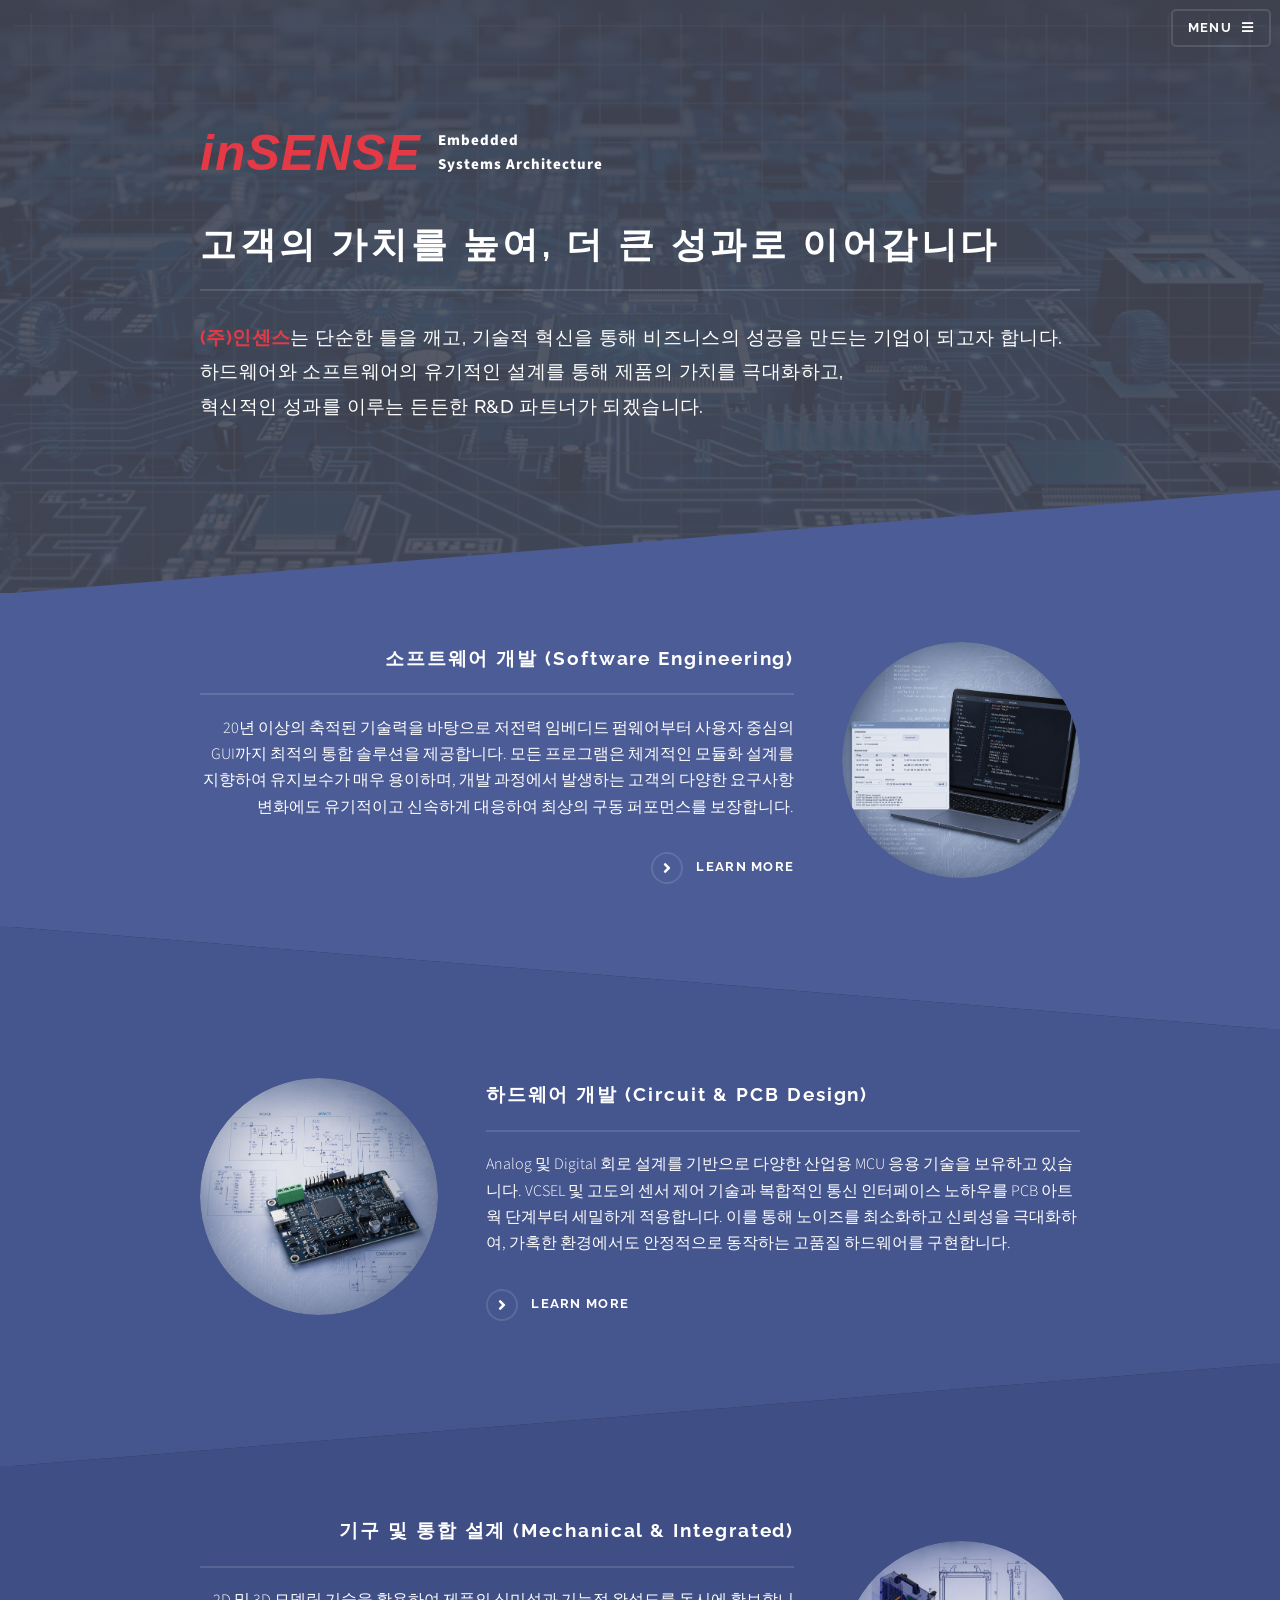
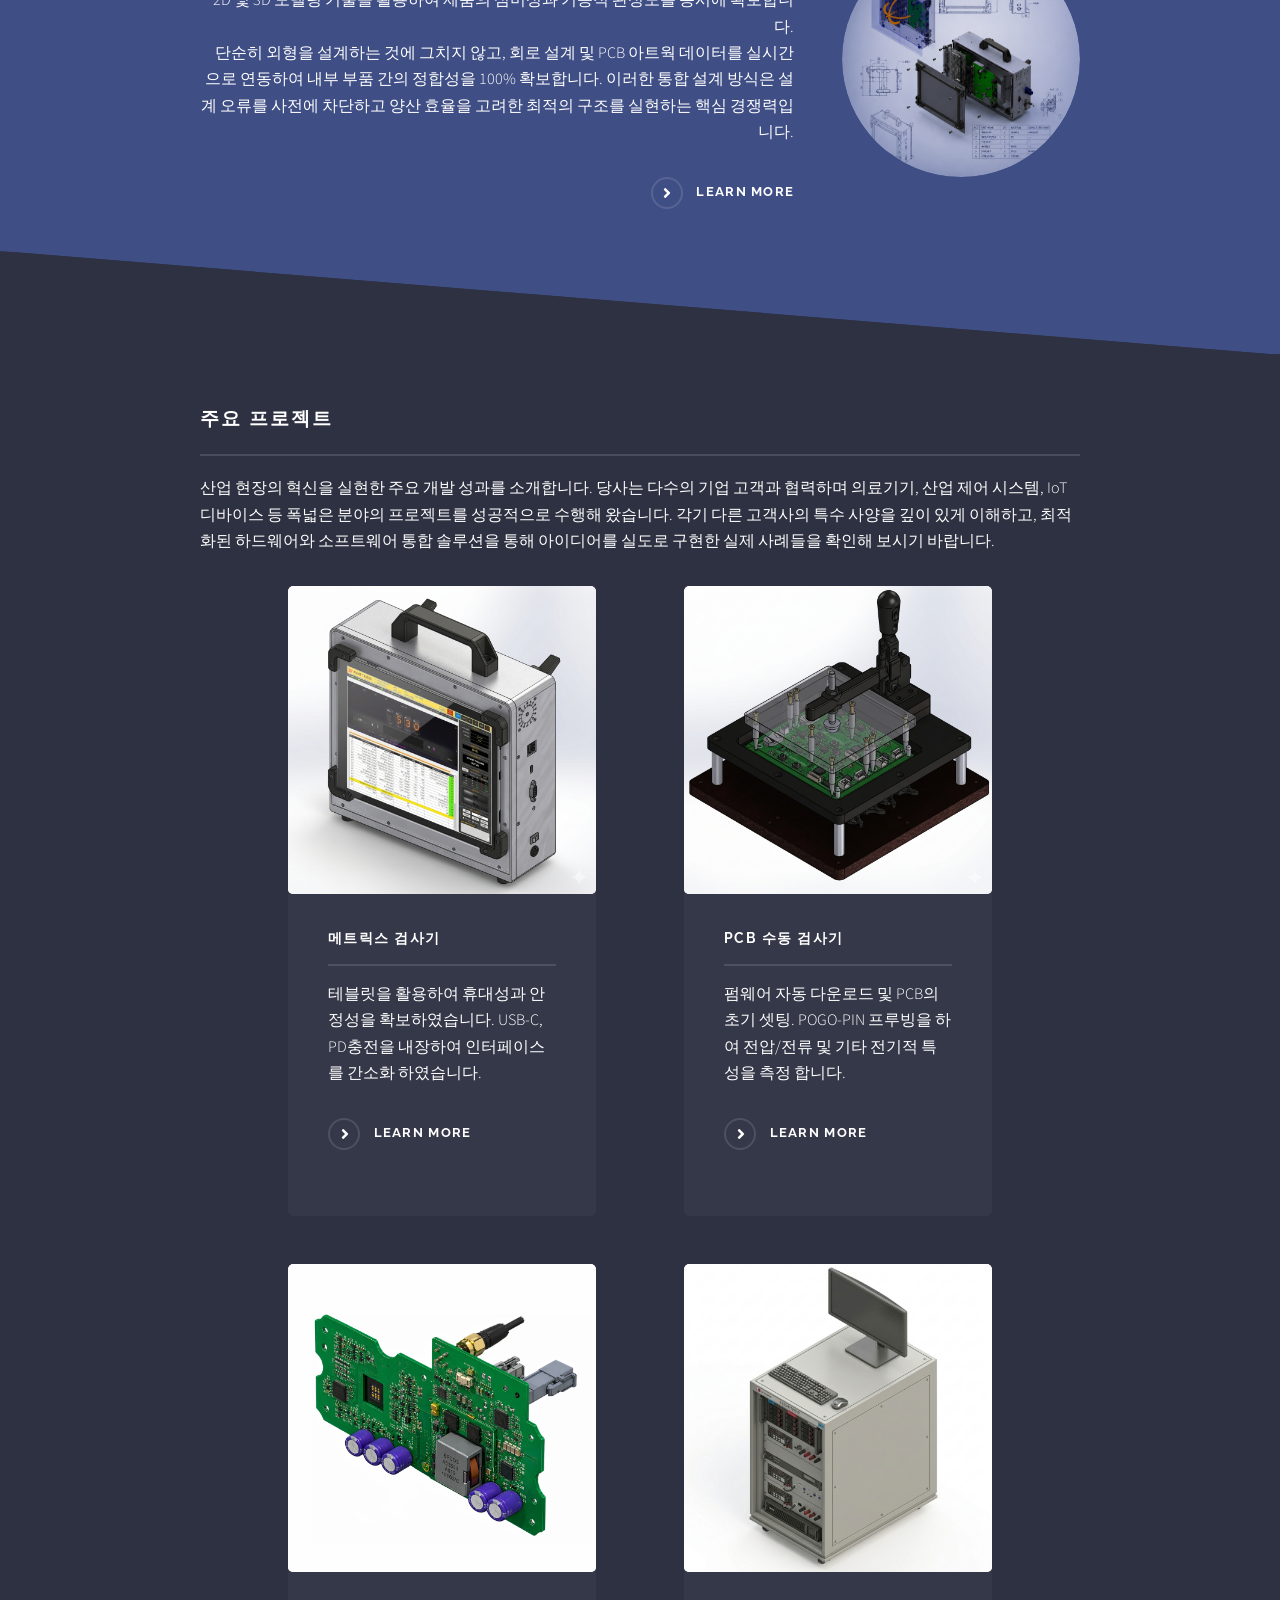
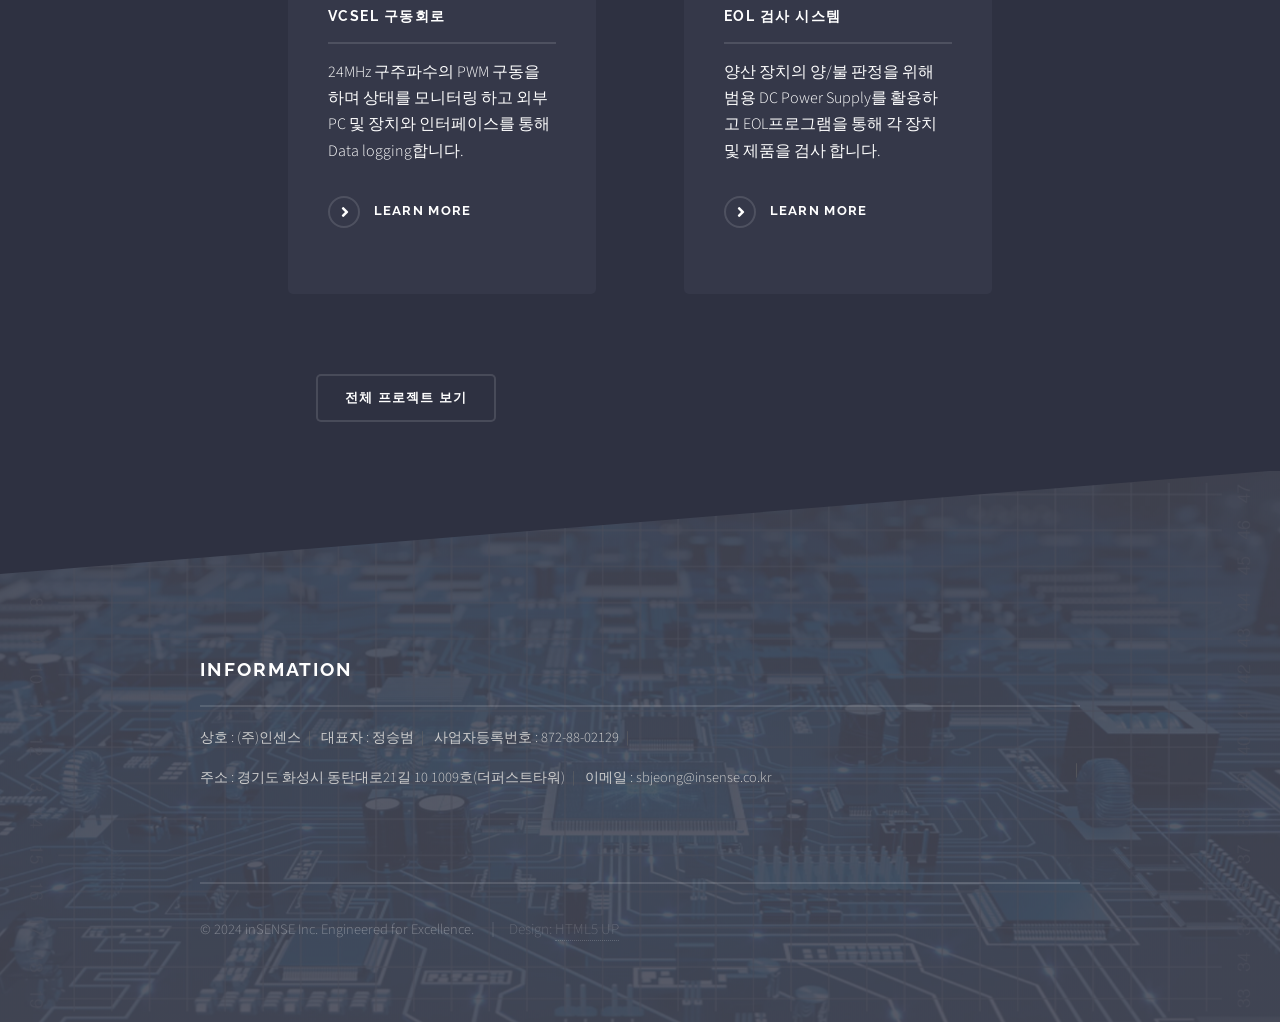
<file: index.html>
<!DOCTYPE HTML>
<!--
	Solid State by HTML5 UP
	html5up.net | @ajlkn
	Free for personal and commercial use under the CCA 3.0 license (html5up.net/license)
-->
<html>
	<head>
	  <title>inSENSE | Embedded Core Innovation</title>
		<link rel="icon" type="image/png" href="/images/logo.png">
		<link rel="shortcut icon" href="/images/logo.png">
		<link rel="apple-touch-icon" href="/images/logo.png">
    <meta charset="utf-8" />
    <meta name="viewport" content="width=device-width, initial-scale=1, user-scalable=no" />

    <link rel="canonical" href="https://www.insense.co.kr">

    <meta property="og:title" content="Embedded Core Innovation">
    <meta property="og:description" content="R&D and Management Solutions">
    <meta property="og:image" content="https://www.insense.co.kr/images/main.jpg">
    <meta property="og:image:width" content="1200">
    <meta property="og:image:height" content="630">
    <meta property="og:url" content="https://www.insense.co.kr">
    <meta property="og:type" content="website">

    <link rel="stylesheet" href="assets/css/main.css" />
    <noscript>
        <link rel="stylesheet" href="assets/css/noscript.css" />
    </noscript>
	</head>
	
	
	
	<body class="is-preload">

		<!-- Page Wrapper -->
			<div id="page-wrapper">

				<!-- Header -->
					<header id="header" class="alt">
						
						
						<h1>
              <a href="index.html">
                <span style="
                  color:#e63946;
                  font-family:'Agency FB', sans-serif;
                  font-style:italic;
                  font-weight:900;
                  font-size:36px;
                  letter-spacing:1px;
                ">
                  inSENSE
                </span>
              </a>
            </h1>
						
						<nav>
							<a href="#menu">Menu</a>
						</nav>
					</header>

				<!-- Menu -->
					<nav id="menu">
						<div class="inner">
							<h2>Menu</h2>
							<ul class="links">
								<li><a href="index.html">HOME</a></li>
								<li><a href="m-company.html">COMPANY</a></li>
								<li><a href="i-software.html">SOFTWARE</a></li>
								<li><a href="i-hardware.html">HARDWARE</a></li>
								<li><a href="i-mechanical.html">MECHANICAL</a></li>
								<li><a href="m-project.html">PROJECT</a></li>
							</ul>
							<a href="#" class="close">Close</a>
						</div>
					</nav>

				<!-- Banner -->
					<section id="banner">
						<div class="inner">
							<div class="logo">
								<span style="
                  color:#e63946;
                  font-family:'Agency FB', sans-serif;
                  font-style:italic;
                  font-weight:900;
                  font-size:50px;
                  letter-spacing:1px;
                ">
                  inSENSE
                </span>
                
                <div style="
                  margin-left:05px;
                  color:#ffffff;
                  font-size:15px;
                  line-height:1.2;
                  letter-spacing:1px;
                  font-weight:800;
                ">
                  <div style="margin-bottom:6px;">Embedded</div>
                <div>Systems Architecture</div>
                </div>
  
              </div>
							<h2>고객의 가치를 높여, 더 큰 성과로 이어갑니다</h2>
								<p style="color: #ffffff; font-size: 1.2em; line-height: 1.8; font-weight: 500; word-break: keep-all;">
				            <span style="color: #e63946; font-weight: 700;">(주)인센스</span>는 단순한 틀을 깨고, 기술적 혁신을 통해 비즈니스의 성공을 만드는 기업이 되고자 합니다.<br>
				            하드웨어와 소프트웨어의 유기적인 설계를 통해 제품의 가치를 극대화하고,<br>
				            혁신적인 성과를 이루는 든든한 R&D 파트너가 되겠습니다.
				        </p>
						</div>
					</section>

				<!-- Wrapper -->
					<section id="wrapper">

						<!-- One -->
							<section id="one" class="wrapper spotlight style1">
								<div class="inner">
									<a href="i-software.html" class="image"><img src="images/pic01.jpg" alt="" /></a>
									<div class="content">
										<h2 class="major">소프트웨어 개발 (Software Engineering)</h2>
										<p>20년 이상의 축적된 기술력을 바탕으로 저전력 임베디드 펌웨어부터 사용자 중심의 GUI까지 최적의 통합 솔루션을 제공합니다. 모든 프로그램은 체계적인 모듈화 설계를 지향하여 유지보수가 매우 용이하며, 개발 과정에서 발생하는 고객의 다양한 요구사항 변화에도 유기적이고 신속하게 대응하여 최상의 구동 퍼포먼스를 보장합니다.</p>
										<a href="i-software.html" class="special">Learn more</a>
									</div>
								</div>
							</section>

						<!-- Two -->
							<section id="two" class="wrapper alt spotlight style2">
								<div class="inner">
									<a href="i-hardware.html" class="image"><img src="images/pic02.jpg" alt="" /></a>
									<div class="content">
										<h2 class="major">하드웨어 개발 (Circuit & PCB Design)</h2>
										<p>Analog 및 Digital 회로 설계를 기반으로 다양한 산업용 MCU 응용 기술을 보유하고 있습니다. VCSEL 및 고도의 센서 제어 기술과 복합적인 통신 인터페이스 노하우를 PCB 아트웍 단계부터 세밀하게 적용합니다. 이를 통해 노이즈를 최소화하고 신뢰성을 극대화하여, 가혹한 환경에서도 안정적으로 동작하는 고품질 하드웨어를 구현합니다.</p>
										<a href="i-hardware.html" class="special">Learn more</a>
									</div>
								</div>
							</section>

						<!-- Three -->
							<section id="three" class="wrapper spotlight style3">
								<div class="inner">
									<a href="i-mechanical.html" class="image"><img src="images/pic03.jpg" alt="" /></a>
									<div class="content">
										<h2 class="major">기구 및 통합 설계 (Mechanical & Integrated)</h2>
										<p>2D 및 3D 모델링 기술을 활용하여 제품의 심미성과 기능적 완성도를 동시에 확보합니다.<br>
											단순히 외형을 설계하는 것에 그치지 않고, 회로 설계 및 PCB 아트웍 데이터를 실시간으로 연동하여 내부 부품 간의 정합성을 100% 확보합니다. 이러한 통합 설계 방식은 설계 오류를 사전에 차단하고 양산 효율을 고려한 최적의 구조를 실현하는 핵심 경쟁력입니다.</p>
										<a href="i-mechanical.html" class="special">Learn more</a>
									</div>
								</div>
							</section>

						<!-- Four -->
							<section id="four" class="wrapper alt style1">
								<div class="inner">
									<h2 class="major">주요 프로젝트</h2>
									<p>산업 현장의 혁신을 실현한 주요 개발 성과를 소개합니다. 당사는 다수의 기업 고객과 협력하며 의료기기, 산업 제어 시스템, IoT 디바이스 등 폭넓은 분야의 프로젝트를 성공적으로 수행해 왔습니다. 각기 다른 고객사의 특수 사양을 깊이 있게 이해하고, 최적화된 하드웨어와 소프트웨어 통합 솔루션을 통해 아이디어를 실도로 구현한 실제 사례들을 확인해 보시기 바랍니다.</p>
									<section class="features">
									
										<article>
											<a href="#" class="image"><img src="images/pic04.jpg" alt="" /></a>
											<h3 class="major">메트릭스 검사기</h3>
											<p>테블릿을 활용하여 휴대성과 안정성을 확보하였습니다. USB-C, PD충전을 내장하여 인터페이스를 간소화 하였습니다.</p>
											<a href="#" class="special">Learn more</a>
										</article>
										
										<article>
											<a href="#" class="image"><img src="images/pic05.jpg" alt="" /></a>
											<h3 class="major">PCB 수동 검사기</h3>
											<p>펌웨어 자동 다운로드 및 PCB의 초기 셋팅. POGO-PIN 프루빙을 하여 전압/전류 및 기타 전기적 특성을 측정 합니다.</p>
											<a href="#" class="special">Learn more</a>
										</article>
										
										<article>
											<a href="#" class="image"><img src="images/pic06.jpg" alt="" /></a>
											<h3 class="major">VCSEL 구동회로</h3>
											<p>24MHz 구주파수의 PWM 구동을 하며 상태를 모니터링 하고 외부 PC 및 장치와 인터페이스를 통해 Data logging합니다.</p>
											<a href="#" class="special">Learn more</a>
										</article>
										
										<article>
											<a href="#" class="image"><img src="images/pic07.jpg" alt="" /></a>
											<h3 class="major">EOL 검사 시스템</h3>
											<p>양산 장치의 양/불 판정을 위해 범용 DC Power Supply를 활용하고 EOL프로그램을 통해 각 장치 및 제품을 검사 합니다.</p>
											<a href="#" class="special">Learn more</a>
										</article>

									</section>
									<ul class="actions">
										<li><a href="m-project.html" class="button">전체 프로젝트 보기</a></li>
									</ul>
								</div>
							</section>
					</section>
					
				<!-- Footer -->
					<div id="footer-placeholder"></div>
		<!-- Scripts -->
			<script src="assets/js/jquery.min.js"></script>
			<script src="assets/js/jquery.scrollex.min.js"></script>
			<script src="assets/js/browser.min.js"></script>
			<script src="assets/js/breakpoints.min.js"></script>
			<script src="assets/js/util.js"></script>
			<script src="assets/js/main.js"></script>
			<script src="assets/js/security.js"></script>
			<script src="assets/js/common.js"></script>
	</body>
</html>
</file>
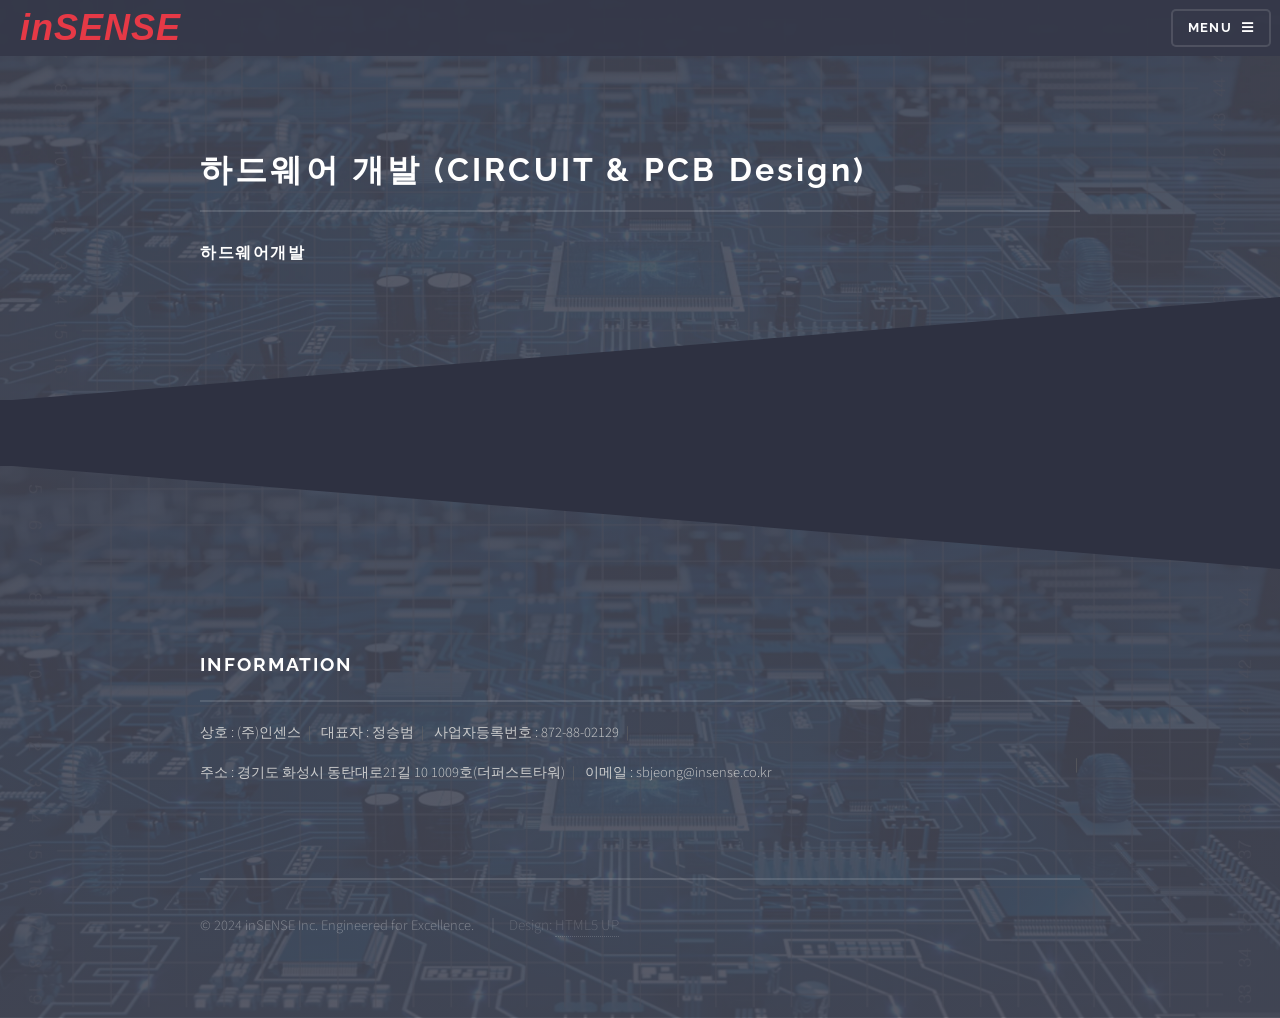
<file: i-hardware.html>
<!DOCTYPE HTML>
<!--
	Solid State by HTML5 UP
	html5up.net | @ajlkn
	Free for personal and commercial use under the CCA 3.0 license (html5up.net/license)
-->
<html>
	<head>
	  <title>inSENSE | Embedded Core Innovation</title>
		<link rel="icon" type="image/png" href="/images/logo.png">
		<link rel="shortcut icon" href="/images/logo.png">
		<link rel="apple-touch-icon" href="/images/logo.png">
    <meta charset="utf-8" />
    <meta name="viewport" content="width=device-width, initial-scale=1, user-scalable=no" />

    <link rel="canonical" href="https://www.insense.co.kr">

    <meta property="og:title" content="Embedded Core Innovation">
    <meta property="og:description" content="R&D and Management Solutions">
    <meta property="og:image" content="https://www.insense.co.kr/images/main.jpg">
    <meta property="og:image:width" content="1200">
    <meta property="og:image:height" content="630">
    <meta property="og:url" content="https://www.insense.co.kr">
    <meta property="og:type" content="website">

    <link rel="stylesheet" href="assets/css/main.css" />
    <noscript>
        <link rel="stylesheet" href="assets/css/noscript.css" />
    </noscript>
	</head>
	<body class="is-preload">

		<!-- Page Wrapper -->
			<div id="page-wrapper">

				<!-- Header -->
					<header id="header">
						<h1>
              <a href="index.html">
                <span style="
                  color:#e63946;
                  font-family:'Agency FB', sans-serif;
                  font-style:italic;
                  font-weight:900;
                  font-size:36px;
                  letter-spacing:1px;
                ">
                  inSENSE
                </span>
              </a>
            </h1>
						<nav>
							<a href="#menu">Menu</a>
						</nav>
					</header>

				<!-- Menu -->
					<nav id="menu">
						<div class="inner">
							<h2>Menu</h2>
							<ul class="links">
								<li><a href="index.html">HOME</a></li>
								<li><a href="m-company.html">COMPANY</a></li>
								<li><a href="i-software.html">SOFTWARE</a></li>
								<li><a href="i-hardware.html">HARDWARE</a></li>
								<li><a href="i-mechanical.html">MECHANICAL</a></li>
								<li><a href="m-project.html">PROJECT</a></li>
							</ul>
							<a href="#" class="close">Close</a>
						</div>
					</nav>

				<!-- Wrapper -->
					<section id="wrapper">
						<header>
							<div class="inner">
								<h2>하드웨어 개발 (CIRCUIT & PCB Design)</h2>
								<p>	<span style="color:#ffffff; font-weight:700;">하드웨어개발</span>
							</p>
							</div>
						</header>

        <!-- Content -->
							<div class="wrapper">
								<div class="inner">
                    
                    
                    
                    
                    
                    
                    
                    
                    
                    
                    
                    
                    
                    
                    <!-- 여기 -->
                    
                    
                    
                    
                    
                    
                    
                    
                    
                    
                    
                    
                    
                    
                    
                    
                    
                    
                    
                    
                    
								</div>
							</div>

					</section>

				<!-- Footer -->
					<div id="footer-placeholder"></div>
			</div>
		<!-- Scripts -->
			<script src="assets/js/jquery.min.js"></script>
			<script src="assets/js/jquery.scrollex.min.js"></script>
			<script src="assets/js/browser.min.js"></script>
			<script src="assets/js/breakpoints.min.js"></script>
			<script src="assets/js/util.js"></script>
			<script src="assets/js/main.js"></script>
			<script src="assets/js/security.js"></script>
			<script src="assets/js/common.js"></script>
	</body>
</html>
</file>
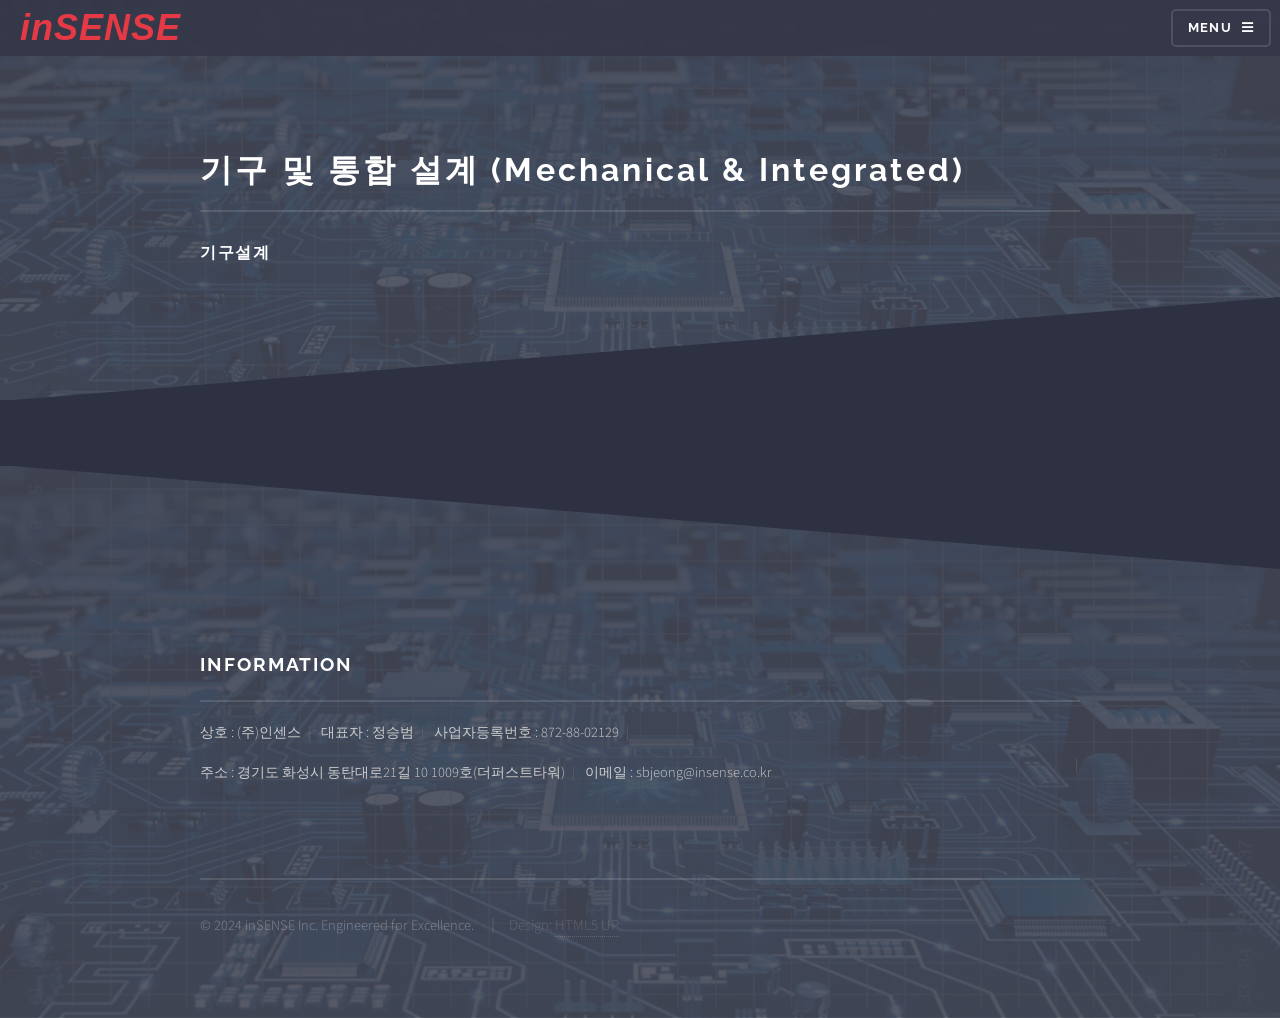
<file: i-mechanical.html>
<!DOCTYPE HTML>
<!--
	Solid State by HTML5 UP
	html5up.net | @ajlkn
	Free for personal and commercial use under the CCA 3.0 license (html5up.net/license)
-->
<html>
	<head>
	  <title>inSENSE | Embedded Core Innovation</title>
		<link rel="icon" type="image/png" href="/images/logo.png">
		<link rel="shortcut icon" href="/images/logo.png">
		<link rel="apple-touch-icon" href="/images/logo.png">
    <meta charset="utf-8" />
    <meta name="viewport" content="width=device-width, initial-scale=1, user-scalable=no" />

    <link rel="canonical" href="https://www.insense.co.kr">

    <meta property="og:title" content="Embedded Core Innovation">
    <meta property="og:description" content="R&D and Management Solutions">
    <meta property="og:image" content="https://www.insense.co.kr/images/main.jpg">
    <meta property="og:image:width" content="1200">
    <meta property="og:image:height" content="630">
    <meta property="og:url" content="https://www.insense.co.kr">
    <meta property="og:type" content="website">

    <link rel="stylesheet" href="assets/css/main.css" />
    <noscript>
        <link rel="stylesheet" href="assets/css/noscript.css" />
    </noscript>
	</head>
	<body class="is-preload">

		<!-- Page Wrapper -->
			<div id="page-wrapper">

				<!-- Header -->
					<header id="header">
						<h1>
              <a href="index.html">
                <span style="
                  color:#e63946;
                  font-family:'Agency FB', sans-serif;
                  font-style:italic;
                  font-weight:900;
                  font-size:36px;
                  letter-spacing:1px;
                ">
                  inSENSE
                </span>
              </a>
            </h1>
						<nav>
							<a href="#menu">Menu</a>
						</nav>
					</header>

				<!-- Menu -->
					<nav id="menu">
						<div class="inner">
							<h2>Menu</h2>
							<ul class="links">
								<li><a href="index.html">HOME</a></li>
								<li><a href="m-company.html">COMPANY</a></li>
								<li><a href="i-software.html">SOFTWARE</a></li>
								<li><a href="i-hardware.html">HARDWARE</a></li>
								<li><a href="i-mechanical.html">MECHANICAL</a></li>
								<li><a href="m-project.html">PROJECT</a></li>
							</ul>
							<a href="#" class="close">Close</a>
						</div>
					</nav>

				<!-- Wrapper -->
					<section id="wrapper">
						<header>
							<div class="inner">
								<h2>기구 및 통합 설계 (Mechanical & Integrated)</h2>
								<p>	<span style="color:#ffffff; font-weight:700;">기구설계</span>
							</p>
							</div>
						</header>

        <!-- Content -->
							<div class="wrapper">
								<div class="inner">
                    
                    
                    
                    
                    
                    
                    
                    
                    
                    
                    
                    
                    
                    
                    <!-- 여기 -->
                    
                    
                    
                    
                    
                    
                    
                    
                    
                    
                    
                    
                    
                    
                    
                    
                    
                    
                    
                    
                    
                    
                    
									</section>
								</div>
							</div>

					</section>

				<!-- Footer -->
					<div id="footer-placeholder"></div>
			</div>
		<!-- Scripts -->
			<script src="assets/js/jquery.min.js"></script>
			<script src="assets/js/jquery.scrollex.min.js"></script>
			<script src="assets/js/browser.min.js"></script>
			<script src="assets/js/breakpoints.min.js"></script>
			<script src="assets/js/util.js"></script>
			<script src="assets/js/main.js"></script>
			<script src="assets/js/security.js"></script>
			<script src="assets/js/common.js"></script>
	</body>
</html>
</file>
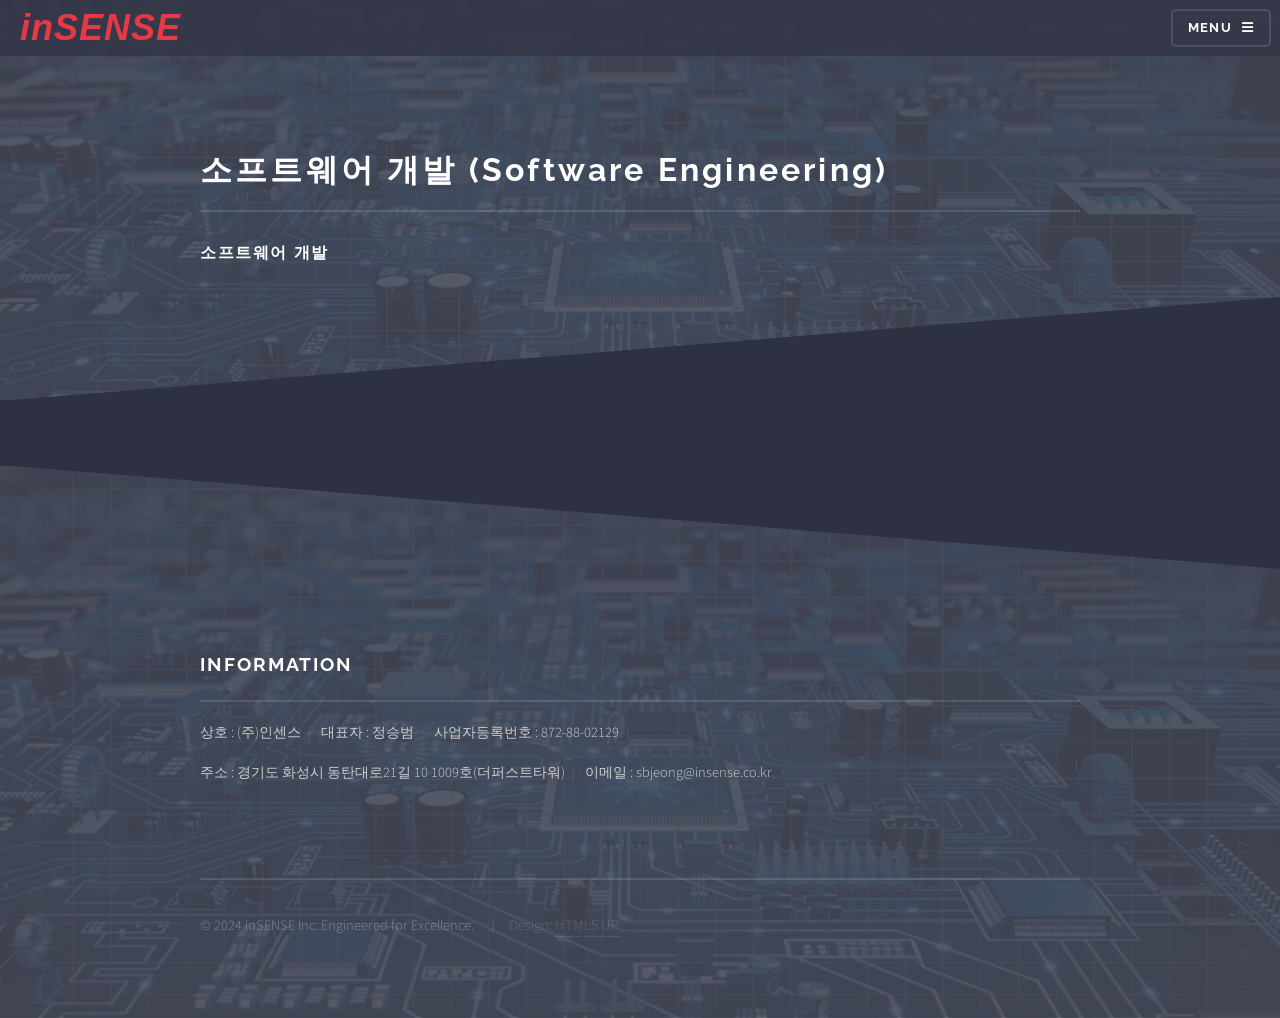
<file: i-software.html>
<!DOCTYPE HTML>
<!--
	Solid State by HTML5 UP
	html5up.net | @ajlkn
	Free for personal and commercial use under the CCA 3.0 license (html5up.net/license)
-->
<html>
	<head>
	  <title>inSENSE | Embedded Core Innovation</title>
		<link rel="icon" type="image/png" href="/images/logo.png">
		<link rel="shortcut icon" href="/images/logo.png">
		<link rel="apple-touch-icon" href="/images/logo.png">
    <meta charset="utf-8" />
    <meta name="viewport" content="width=device-width, initial-scale=1, user-scalable=no" />

    <link rel="canonical" href="https://www.insense.co.kr">

    <meta property="og:title" content="Embedded Core Innovation">
    <meta property="og:description" content="R&D and Management Solutions">
    <meta property="og:image" content="https://www.insense.co.kr/images/main.jpg">
    <meta property="og:image:width" content="1200">
    <meta property="og:image:height" content="630">
    <meta property="og:url" content="https://www.insense.co.kr">
    <meta property="og:type" content="website">

    <link rel="stylesheet" href="assets/css/main.css" />
    <noscript>
        <link rel="stylesheet" href="assets/css/noscript.css" />
    </noscript>
	</head>
	<body class="is-preload">

		<!-- Page Wrapper -->
			<div id="page-wrapper">

				<!-- Header -->
					<header id="header">
						<h1>
              <a href="index.html">
                <span style="
                  color:#e63946;
                  font-family:'Agency FB', sans-serif;
                  font-style:italic;
                  font-weight:900;
                  font-size:36px;
                  letter-spacing:1px;
                ">
                  inSENSE
                </span>
              </a>
            </h1>
						<nav>
							<a href="#menu">Menu</a>
						</nav>
					</header>

				<!-- Menu -->
					<nav id="menu">
						<div class="inner">
							<h2>Menu</h2>
							<ul class="links">
								<li><a href="index.html">HOME</a></li>
								<li><a href="m-company.html">COMPANY</a></li>
								<li><a href="i-software.html">SOFTWARE</a></li>
								<li><a href="i-hardware.html">HARDWARE</a></li>
								<li><a href="i-mechanical.html">MECHANICAL</a></li>
								<li><a href="m-project.html">PROJECT</a></li>
							</ul>
							<a href="#" class="close">Close</a>
						</div>
					</nav>

				<!-- Wrapper -->
					<section id="wrapper">
						<header>
							<div class="inner">
								<h2>소프트웨어 개발 (Software Engineering)</h2>
								<p>	<span style="color:#ffffff; font-weight:700;">소프트웨어 개발</span>
							</p>
							</div>
						</header>

        <!-- Content -->
							<div class="wrapper">
								<div class="inner">
                    
                    
                    
                    
                    
                    
                    
                    
                    
                    
                    
                    
                    
                    
                    <!-- 여기 -->
                    
                    
                    
                    
                    
                    
                    
                    
                    
                    
                    
                    
                    
                    
                    
                    
                    
                    
                    
                    
                    
                    
                    
									</section>
								</div>
							</div>

					</section>

				<!-- Footer -->
					<div id="footer-placeholder"></div>

			</div>
		<!-- Scripts -->
			<script src="assets/js/jquery.min.js"></script>
			<script src="assets/js/jquery.scrollex.min.js"></script>
			<script src="assets/js/browser.min.js"></script>
			<script src="assets/js/breakpoints.min.js"></script>
			<script src="assets/js/util.js"></script>
			<script src="assets/js/main.js"></script>
			<script src="assets/js/security.js"></script>
			<script src="assets/js/common.js"></script>
	</body>
</html>
</file>
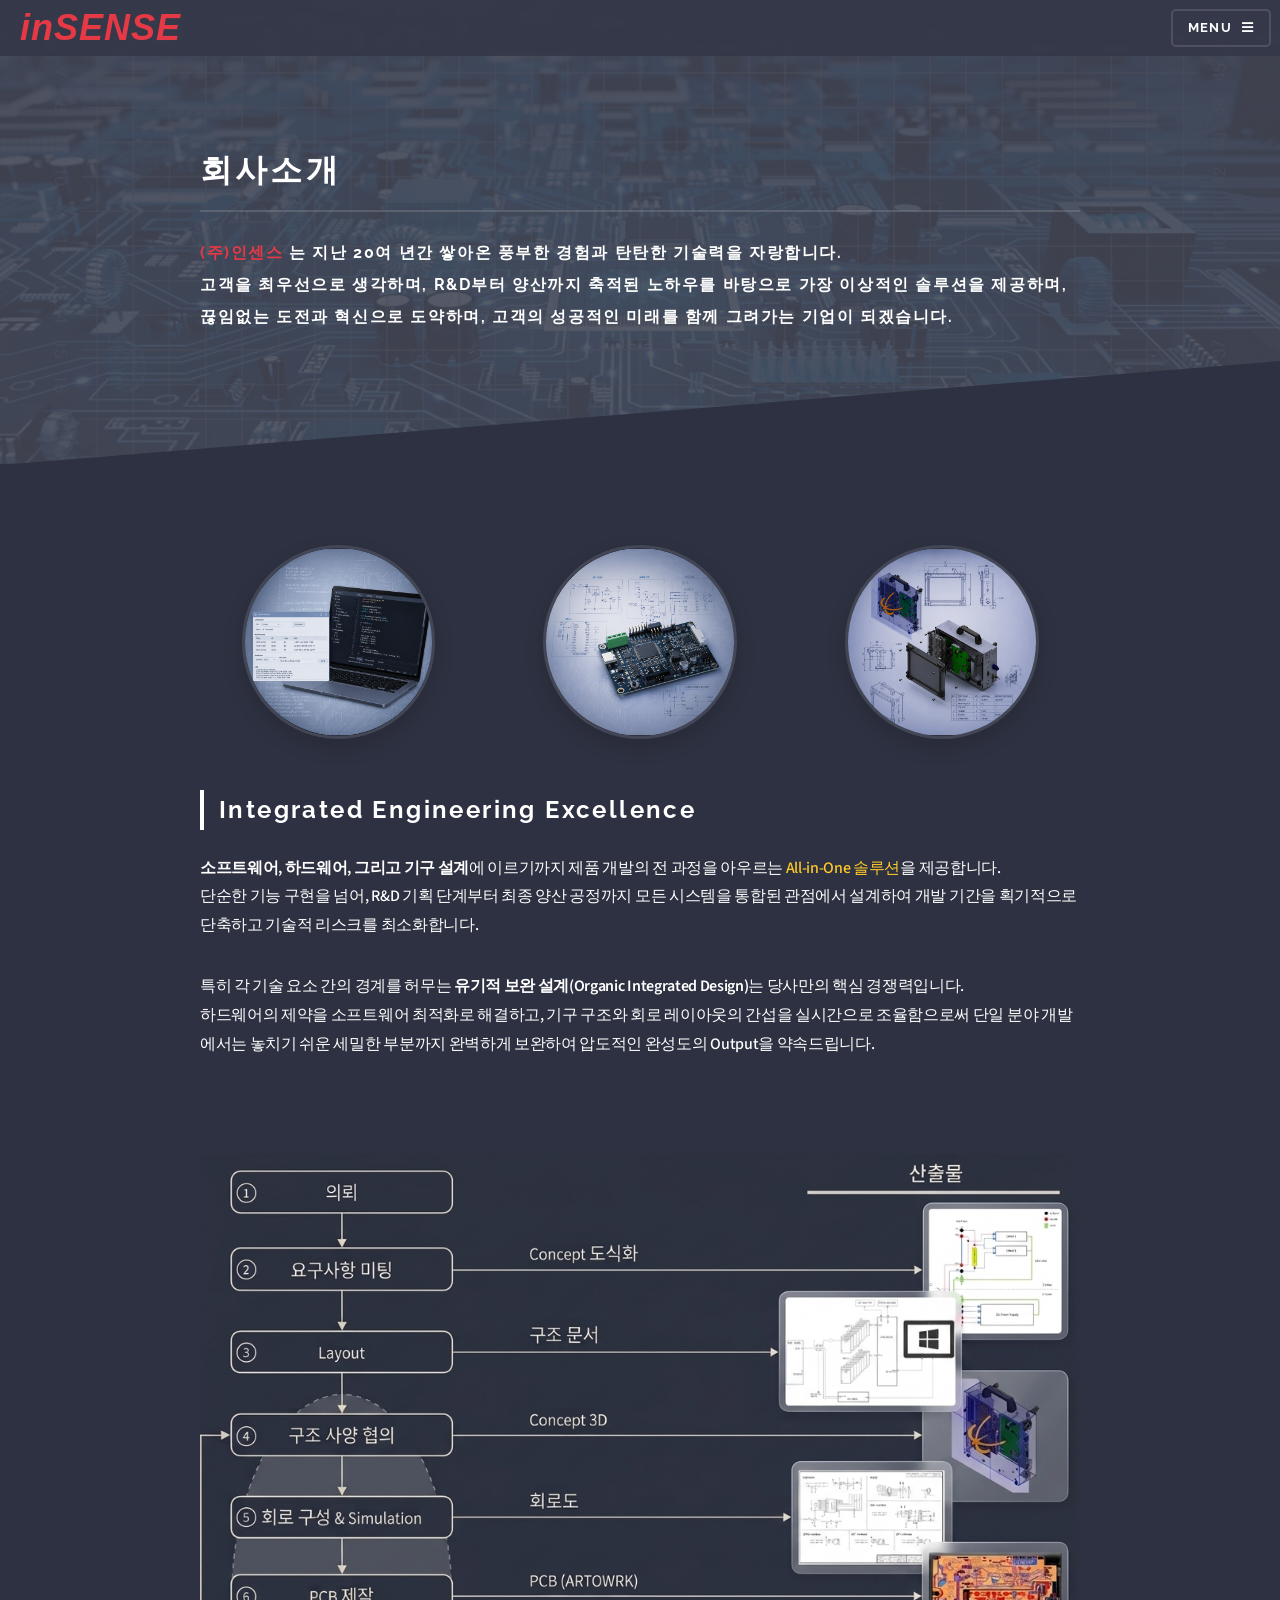
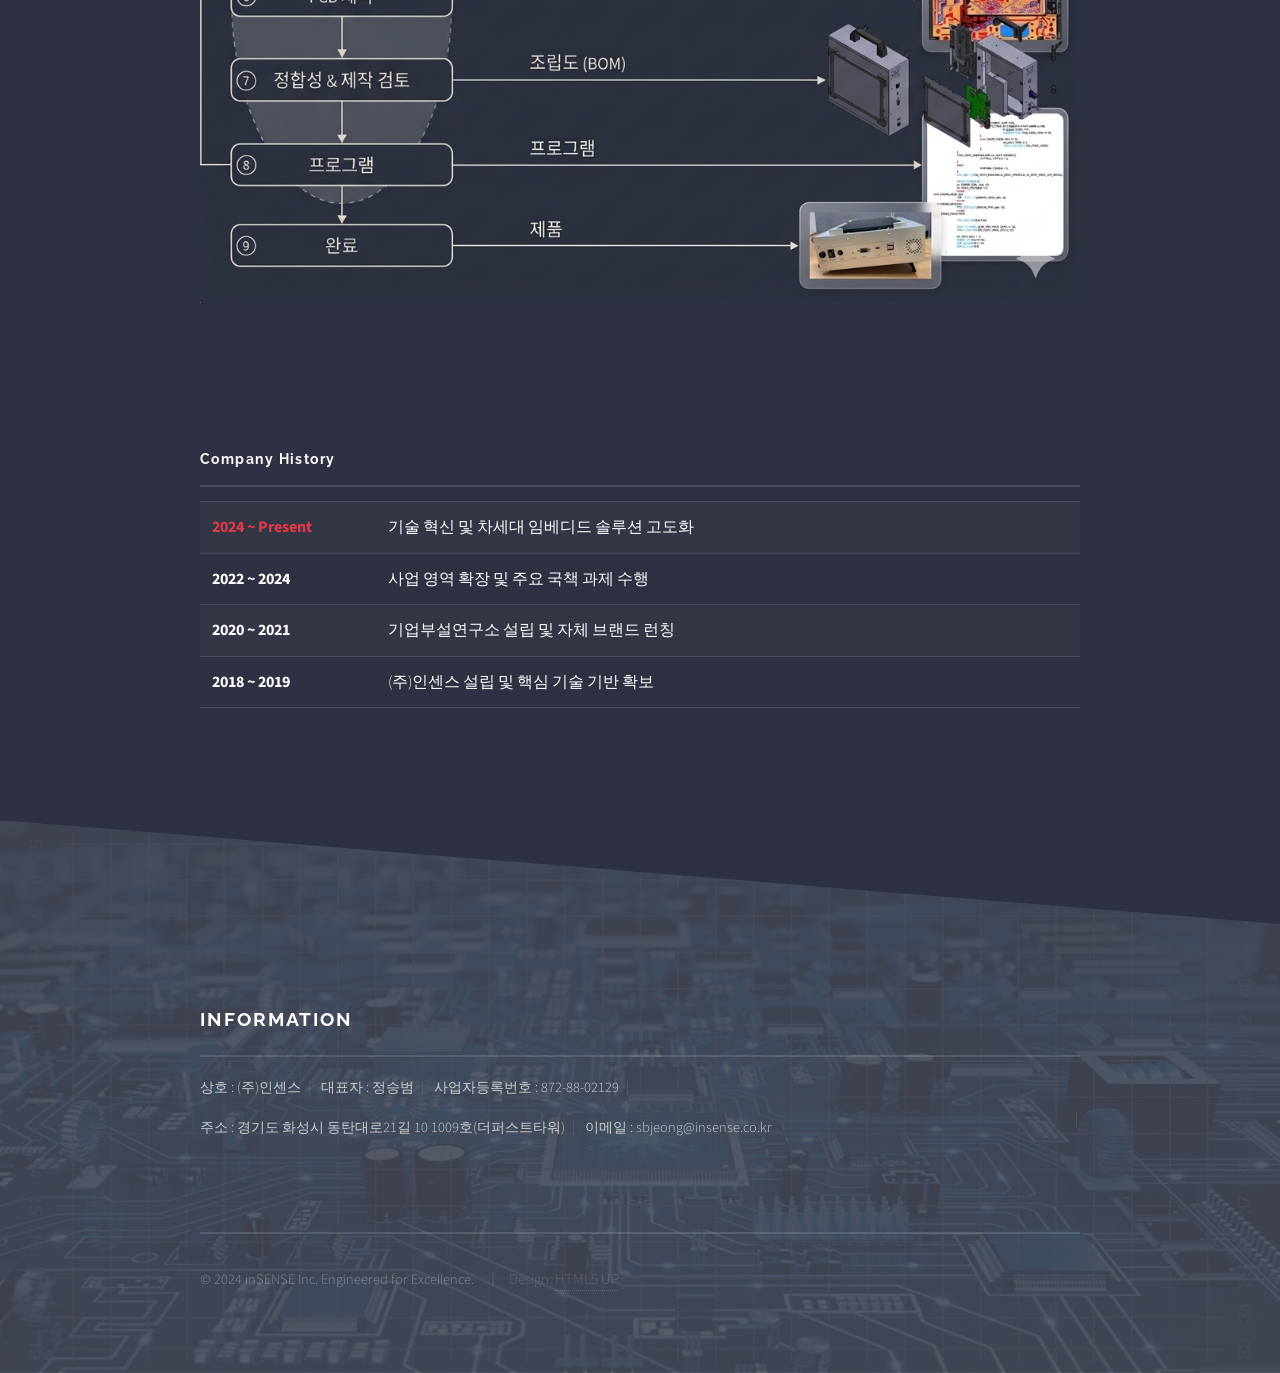
<file: m-company.html>
<!DOCTYPE HTML>
<!--
	Solid State by HTML5 UP
	html5up.net | @ajlkn
	Free for personal and commercial use under the CCA 3.0 license (html5up.net/license)
-->
<html>
	<head>
	  <title>inSENSE | Embedded Core Innovation</title>
		<link rel="icon" type="image/png" href="/images/logo.png">
		<link rel="shortcut icon" href="/images/logo.png">
		<link rel="apple-touch-icon" href="/images/logo.png">
    <meta charset="utf-8" />
    <meta name="viewport" content="width=device-width, initial-scale=1, user-scalable=no" />

    <link rel="canonical" href="https://www.insense.co.kr">

    <meta property="og:title" content="Embedded Core Innovation">
    <meta property="og:description" content="R&D and Management Solutions">
    <meta property="og:image" content="https://www.insense.co.kr/images/main.jpg">
    <meta property="og:image:width" content="1200">
    <meta property="og:image:height" content="630">
    <meta property="og:url" content="https://www.insense.co.kr">
    <meta property="og:type" content="website">

    <link rel="stylesheet" href="assets/css/main.css" />
    <noscript>
        <link rel="stylesheet" href="assets/css/noscript.css" />
    </noscript>
	</head>
	<body class="is-preload">

		<!-- Page Wrapper -->
			<div id="page-wrapper">

				<!-- Header -->
					<header id="header">
						<h1>
              <a href="index.html">
                <span style="
                  color:#e63946;
                  font-family:'Agency FB', sans-serif;
                  font-style:italic;
                  font-weight:900;
                  font-size:36px;
                  letter-spacing:1px;
                ">
                  inSENSE
                </span>
              </a>
            </h1>
						<nav>
							<a href="#menu">Menu</a>
						</nav>
					</header>

				<!-- Menu -->
					<nav id="menu">
						<div class="inner">
							<h2>Menu</h2>
							<ul class="links">
								<li><a href="index.html">HOME</a></li>
								<li><a href="m-company.html">COMPANY</a></li>
								<li><a href="i-software.html">SOFTWARE</a></li>
								<li><a href="i-hardware.html">HARDWARE</a></li>
								<li><a href="i-mechanical.html">MECHANICAL</a></li>
								<li><a href="m-project.html">PROJECT</a></li>
							</ul>
							<a href="#" class="close">Close</a>
						</div>
					</nav>

				<!-- Wrapper -->
					<section id="wrapper">
						<header>
							<div class="inner">
								<h2>회사소개</h2>
								<p> <span style="color:#e63946; font-weight:700;">(주)인센스</span>
								    <span style="color:#ffffff; font-weight:700;">는 지난 20여 년간 쌓아온 풍부한 경험과 탄탄한 기술력을 자랑합니다.<br>
                    고객을 최우선으로 생각하며, R&D부터 양산까지 축적된 노하우를 바탕으로 가장 이상적인 솔루션을 제공하며,<br>
                    끊임없는 도전과 혁신으로 도약하며, 고객의 성공적인 미래를 함께 그려가는 기업이 되겠습니다.
								    </span>
							  </p>
							</div>
						</header>

          <!-- Content -->
							<div class="wrapper">
								<div class="inner">
                  
                  
                  
                  <!-- 기술소개 -->
                  <section class="tech-section" style="display: flex; justify-content: space-between; align-items: flex-start; gap: 25px; padding: 2em 0;">
                      <div style="flex: 1; text-align: center;">
                          <div style="width: 70%; margin: 0 auto 1.2em auto; aspect-ratio: 1 / 1; overflow: hidden; border-radius: 50%; border: 3px solid rgba(255,255,255,0.1); box-shadow: 0 8px 20px rgba(0,0,0,0.15);">
                              <img src="images/pic01.jpg" style="width:100%; height:100%; object-fit: contain;">
                          </div>
                      </div>
                      <div style="flex: 1; text-align: center;">
                          <div style="width: 70%; margin: 0 auto 1.2em auto; aspect-ratio: 1 / 1; overflow: hidden; border-radius: 50%; border: 3px solid rgba(255,255,255,0.1); box-shadow: 0 8px 20px rgba(0,0,0,0.15);">
                              <img src="images/pic02.jpg" style="width:100%; height:100%; object-fit: contain;">
                          </div>
                      </div>
                      <div style="flex: 1; text-align: center;">
                          <div style="width: 70%; margin: 0 auto 1.2em auto; aspect-ratio: 1 / 1; overflow: hidden; border-radius: 50%; border: 3px solid rgba(255,255,255,0.1); box-shadow: 0 8px 20px rgba(0,0,0,0.15);">
                              <img src="images/pic03.jpg" style="width:100%; height:100%; object-fit: contain;">
                          </div>
                      </div>
                  </section>
                  
                  
                  <!-- 소개 문구 -->
                  <section style="padding-bottom: 4em;">
                    <h3 style="color:#ffffff; font-size: 1.5em; margin-bottom: 1em; border-left: 4px solid #fff; padding-left: 15px;">Integrated Engineering Excellence</h3>
                    <p style="color:#ffffff; font-weight:500; text-align:left; line-height: 1.8; letter-spacing: -0.02em;">
                        <strong>소프트웨어, 하드웨어, 그리고 기구 설계</strong>에 이르기까지 제품 개발의 전 과정을 아우르는 <span style="color: #ffca28;">All-in-One 솔루션</span>을 제공합니다.<br>
                        단순한 기능 구현을 넘어, R&D 기획 단계부터 최종 양산 공정까지 모든 시스템을 통합된 관점에서 설계하여 개발 기간을 획기적으로 단축하고 기술적 리스크를 최소화합니다.
                    </p>
                    <p style="color:#ffffff; font-weight:500; text-align:left; line-height: 1.8; letter-spacing: -0.02em; margin-top: 1.5em;">
                        특히 각 기술 요소 간의 경계를 허무는 <strong>유기적 보완 설계(Organic Integrated Design)</strong>는 당사만의 핵심 경쟁력입니다.<br>
                        하드웨어의 제약을 소프트웨어 최적화로 해결하고, 기구 구조와 회로 레이아웃의 간섭을 실시간으로 조율함으로써 단일 분야 개발에서는 놓치기 쉬운 세밀한 부분까지 완벽하게 보완하여 압도적인 완성도의 Output을 약속드립니다.
                    </p>
                </section>
                  
                  <!-- 프로세스 이미지 -->
                  <section style="padding-bottom: 6em; text-align: center;">
            <img src="images/company/process.jpg" alt="개발 프로세스" style="max-width: 100%; height: auto; display: block; margin: 0 auto;">
        </section>

        <!-- 회사 연혁: section을 div로 바꾸고 클래스를 제거하여 흐름을 유지합니다 -->
        <div class="inner" style="padding-bottom: 4em;">
            <h3 class="major">Company History</h3>
            <div class="table-wrapper">
                <table>
                    <tbody>
                        <tr>
                            <td style="width:20%; font-weight:700; color:#e63946;">2024 ~ Present</td>
                            <td>기술 혁신 및 차세대 임베디드 솔루션 고도화</td>
                        </tr>
                        <tr>
                            <td style="font-weight:700;">2022 ~ 2024</td>
                            <td>사업 영역 확장 및 주요 국책 과제 수행</td>
                        </tr>
                        <tr>
                            <td style="font-weight:700;">2020 ~ 2021</td>
                            <td>기업부설연구소 설립 및 자체 브랜드 런칭</td>
                        </tr>
                        <tr>
                            <td style="font-weight:700;">2018 ~ 2019</td>
                            <td>(주)인센스 설립 및 핵심 기술 기반 확보</td>
                        </tr>
                    </tbody>
                </table>
            </div>
        </div>
        <!-- 연혁 끝 -->
      
    </section> <!-- 여기서 상단의 <section id="wrapper"> 가 닫힙니다 -->

    <!-- Footer -->
					<div id="footer-placeholder"></div>
			</div>
		<!-- Scripts -->
			<script src="assets/js/jquery.min.js"></script>
			<script src="assets/js/jquery.scrollex.min.js"></script>
			<script src="assets/js/browser.min.js"></script>
			<script src="assets/js/breakpoints.min.js"></script>
			<script src="assets/js/util.js"></script>
			<script src="assets/js/main.js"></script>
			<script src="assets/js/security.js"></script>
			<script src="assets/js/common.js"></script>
	</body>
</html>
</file>
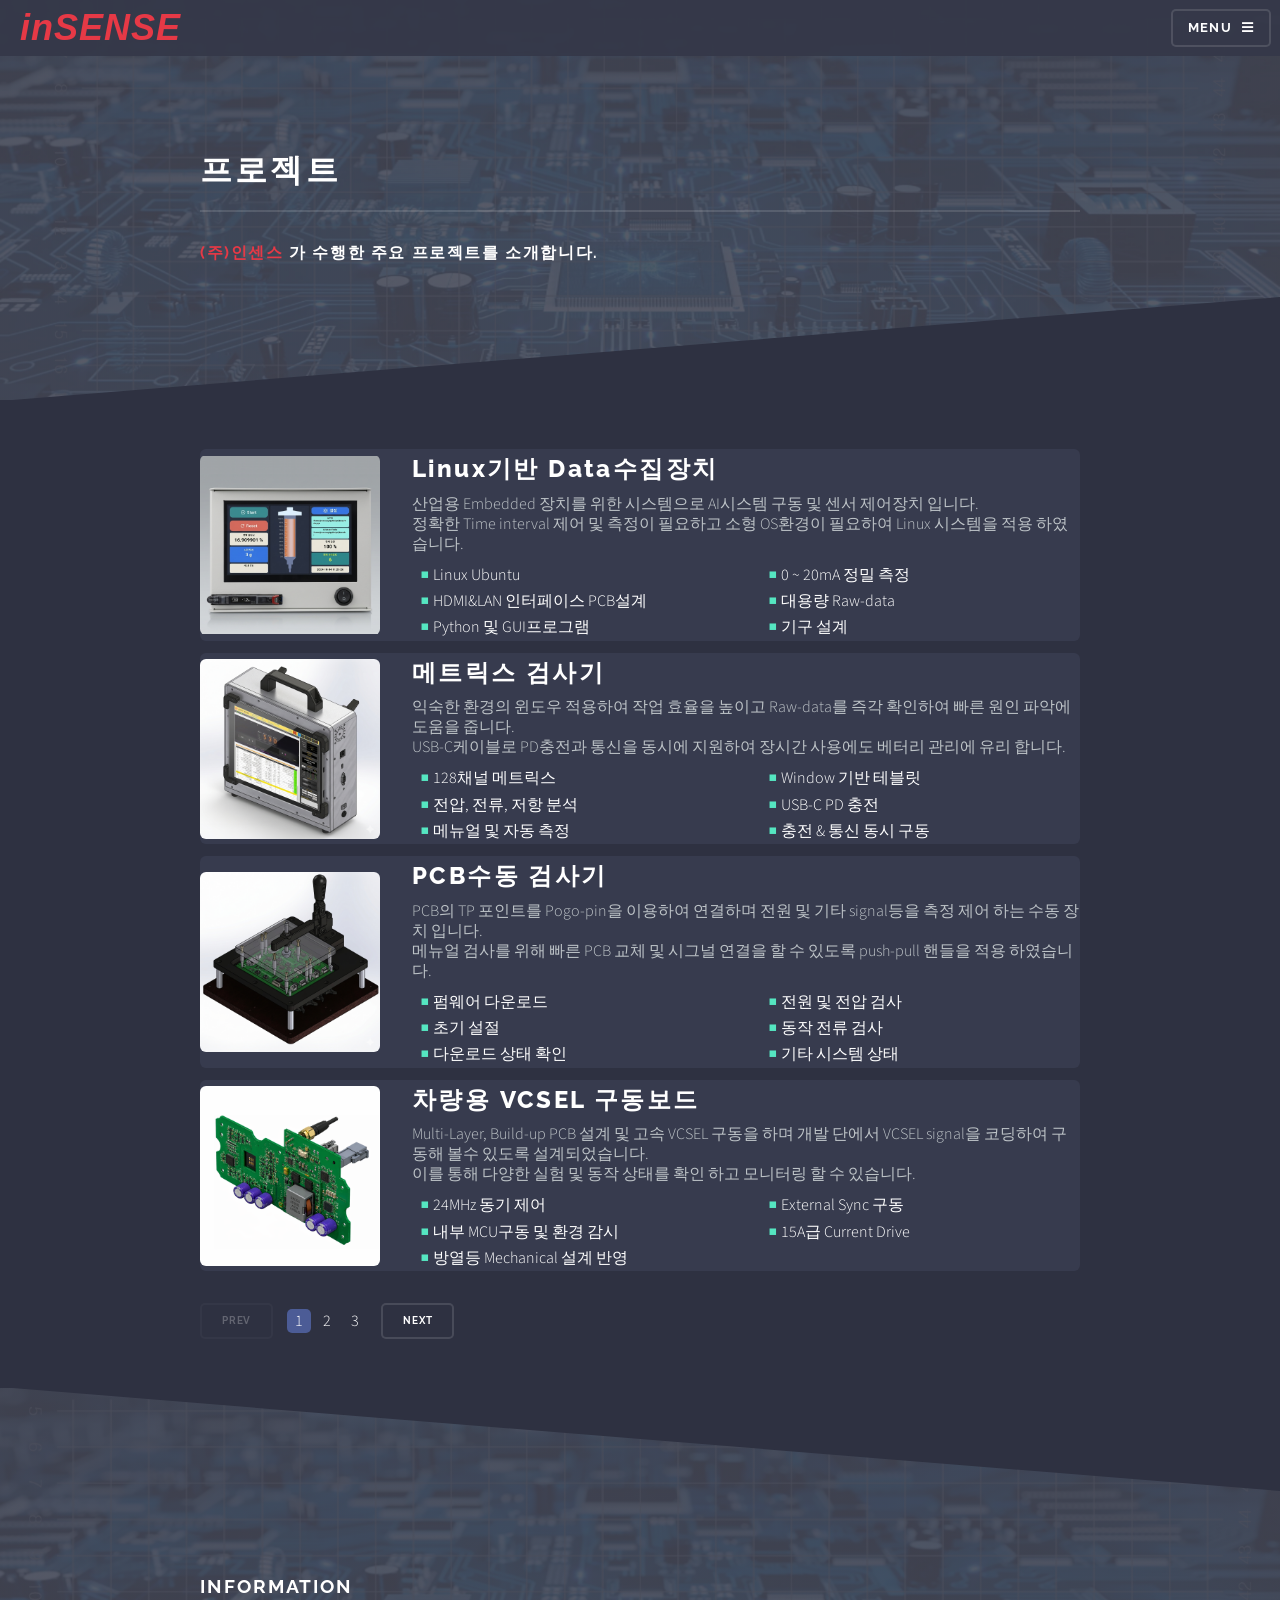
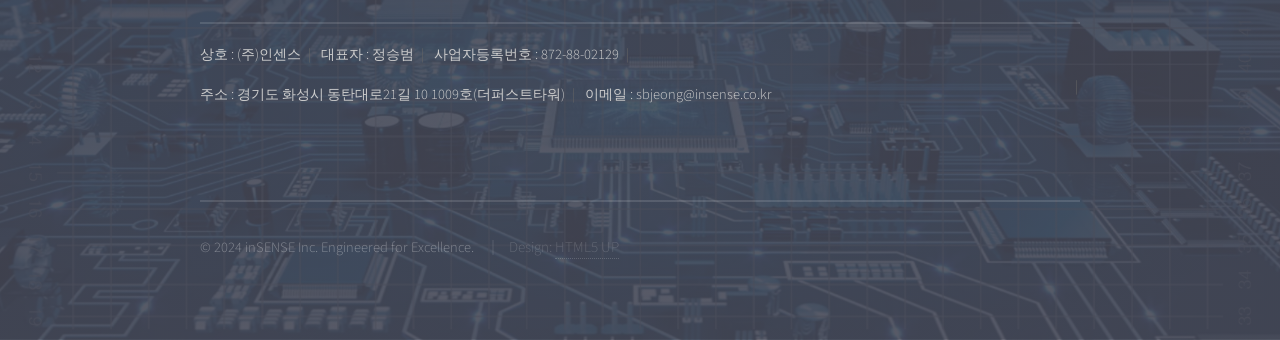
<file: m-project.html>
<!DOCTYPE HTML>
<!--
	Solid State by HTML5 UP
	html5up.net | @ajlkn
	Free for personal and commercial use under the CCA 3.0 license (html5up.net/license)
-->
<html>
	<head>
	  <title>inSENSE | Embedded Core Innovation</title>
		<link rel="icon" type="image/png" href="/images/logo.png">
		<link rel="shortcut icon" href="/images/logo.png">
		<link rel="apple-touch-icon" href="/images/logo.png">
    <meta charset="utf-8" />
    <meta name="viewport" content="width=device-width, initial-scale=1, user-scalable=no" />

    <link rel="canonical" href="https://www.insense.co.kr">

    <meta property="og:title" content="Embedded Core Innovation">
    <meta property="og:description" content="R&D and Management Solutions">
    <meta property="og:image" content="https://www.insense.co.kr/images/main.jpg">
    <meta property="og:image:width" content="1200">
    <meta property="og:image:height" content="630">
    <meta property="og:url" content="https://www.insense.co.kr">
    <meta property="og:type" content="website">

    <link rel="stylesheet" href="assets/css/main.css" />
    <noscript>
        <link rel="stylesheet" href="assets/css/noscript.css" />
    </noscript>
	</head>
	
	<body class="is-preload">
  
		<!-- Page Wrapper -->
			<div id="page-wrapper">
        
				<!-- Header -->
					<header id="header">
						<h1>
              <a href="index.html">
                <span style="
                  color:#e63946;
                  font-family:'Agency FB', sans-serif;
                  font-style:italic;
                  font-weight:900;
                  font-size:36px;
                  letter-spacing:1px;
                ">
                  inSENSE
                </span>
              </a>
            </h1>
						<nav>
							<a href="#menu">Menu</a>
						</nav>
					</header>
        
				<!-- Menu -->
					<nav id="menu">
						<div class="inner">
							<h2>Menu</h2>
							<ul class="links">
								<li><a href="index.html">HOME</a></li>
								<li><a href="m-company.html">COMPANY</a></li>
								<li><a href="i-software.html">SOFTWARE</a></li>
								<li><a href="i-hardware.html">HARDWARE</a></li>
								<li><a href="i-mechanical.html">MECHANICAL</a></li>
								<li><a href="m-project.html">PROJECT</a></li>
							</ul>
							<a href="#" class="close">Close</a>
						</div>
					</nav>
          
				<!-- Wrapper -->
					<section id="wrapper">
						<header>
							<div class="inner">
								<h2>프로젝트</h2>
								<p> <span style="color:#e63946; font-weight:700;">(주)인센스</span>
								    <span style="color:#ffffff; font-weight:700;">가 수행한 주요 프로젝트를 소개합니다.
								    </span>
							  	</p>
							</div>
						</header>
            
						<!-- Content -->
							<div class="wrapper">
								<div class="inner">
									<!-- 데이터 로드 컨테이너 -->
									<div id="project-container"></div>
									<!-- 페이지네이션 컨테이너 -->
									<ul class="pagination" id="pagination-list" style="justify-content: center; margin-top: 2em;"></ul>
								</div>
							</div>
					</section>
        
				<!-- Footer -->
					<div id="footer-placeholder"></div>
			</div>
		<!-- Scripts -->
			<script src="assets/js/jquery.min.js"></script>
			<script src="assets/js/jquery.scrollex.min.js"></script>
			<script src="assets/js/browser.min.js"></script>
			<script src="assets/js/breakpoints.min.js"></script>
			<script src="assets/js/util.js"></script>
			<script src="assets/js/main.js"></script>
			<script src="assets/js/security.js"></script>
			<script src="assets/js/common.js"></script>
			
			<!-- 데이터 파일 로드 (변수명: projects) -->
			<script src="assets/js/prj-data.js" charset="utf-8"></script>
			
			<script>
				const itemsPerPage = 4;
				let currentPage = 1;
        
				function renderDisplay(page) {
					const container = document.getElementById('project-container');
          if(!container || typeof projects === 'undefined') return;
          container.innerHTML = ""; 
      
          const start = (page - 1) * itemsPerPage;
          const end = start + itemsPerPage;
          const currentData = projects.slice(start, end);
      
          currentData.forEach(item => {
            if (!item.title || item.title.trim() === "") return;
            const validFeatures1 = item.features1.filter(f => f && f.trim() !== "");
            const validFeatures2 = item.features2.filter(f => f && f.trim() !== "");
            
            const html = `
                <section>
                    <div class="box" style="background-color: #373b4e; color: #ffffff; padding: 0.0em; border-radius: 6px; margin-bottom: 0.75em; display: flex; flex-wrap: wrap; gap: 2em; align-items: center; border: none !important;">
                        <!-- 이미지 컨테이너: 고정 크기 설정 -->
                        <div style="flex: 0 0 180px; width: 180px; height: 180px; overflow: hidden; border-radius: 6px; display: flex; align-items: center; justify-content: center; background-color: transparent;">
                            <img src="${item.img}" style="width: 100%; height: 100%; object-fit: contain; display: block; transform: scale(1.0);" />
                        </div>
                        <div style="flex: 2 2 400px;">
                            <h3 style="color: #ffffff; font-weight: 800; margin-bottom: 0.2em; font-size: 1.5rem;">${item.title}</h3>
                            <p style="margin-bottom: 0.5em; color: #BDC3C7; font-size: 1.0rem; line-height: 1.25;">${item.desc}</p>
                              <div class="row">
                                <div class="col-6 col-12-small">
                                    <ul style="list-style: none; padding-left: 0; margin-bottom: 0; font-size: 1.0rem;">
                                        ${validFeatures1.map(f => `<li><span style="color: #55E6C1;">■</span> ${f}</li>`).join('')}
                                    </ul>
                                </div>
                                <div class="col-6 col-12-small">
                                    <ul style="list-style: none; padding-left: 0; margin-bottom: 0; font-size: 1.0rem;">
                                        ${validFeatures2.map(f => `<li><span style="color: #55E6C1;">■</span> ${f}</li>`).join('')}
                                    </ul>
                                </div>
                            </div>
                        </div>
                    </div>
                </section>`;
            container.innerHTML += html;
        });
          renderPagination();
				}
        
				function renderPagination() {
					const paginationList = document.getElementById('pagination-list');
					if(!paginationList) return;
					paginationList.innerHTML = "";
					
					const totalPages = Math.ceil(projects.length / itemsPerPage);
					// Prev 버튼
					paginationList.innerHTML += `<li><a href="javascript:void(0)" class="button small ${currentPage === 1 ? 'disabled' : ''}" onclick="changePage(${currentPage - 1})">Prev</a></li>`;
					// 숫자 버튼
					for (let i = 1; i <= totalPages; i++) {
						paginationList.innerHTML += `<li><a href="javascript:void(0)" class="page ${i === currentPage ? 'active' : ''}" onclick="changePage(${i})">${i}</a></li>`;
					}
					// Next 버튼
					paginationList.innerHTML += `<li><a href="javascript:void(0)" class="button small ${currentPage === totalPages ? 'disabled' : ''}" onclick="changePage(${currentPage + 1})">Next</a></li>`;
				}
        
				function changePage(page) {
					const totalPages = Math.ceil(projects.length / itemsPerPage);
					if (page < 1 || page > totalPages) return;
					currentPage = page;
					renderDisplay(currentPage);
					//window.scrollTo({ top: document.getElementById('wrapper').offsetTop, behavior: 'smooth' });
				}

				window.onload = () => renderDisplay(1);
			</script>
	</body>
</html>
</file>
<file: assets/css/noscript.css>
/*
	Solid State by HTML5 UP
	html5up.net | @ajlkn
	Free for personal and commercial use under the CCA 3.0 license (html5up.net/license)
*/

/* Banner */

	body.is-preload #banner .logo {
		-moz-transform: none;
		-webkit-transform: none;
		-ms-transform: none;
		transform: none;
		opacity: 1;
	}

	body.is-preload #banner h2 {
		opacity: 1;
		-moz-transform: none;
		-webkit-transform: none;
		-ms-transform: none;
		transform: none;
		-moz-filter: none;
		-webkit-filter: none;
		-ms-filter: none;
		filter: none;
	}

	body.is-preload #banner p {
		opacity: 01;
		-moz-transform: none;
		-webkit-transform: none;
		-ms-transform: none;
		transform: none;
		-moz-filter: none;
		-webkit-filter: none;
		-ms-filter: none;
		filter: none;
	}
</file>
<file: assets/css/main.css>
@import url(fontawesome-all.min.css);
@import url("https://fonts.googleapis.com/css?family=Raleway:200,700|Source+Sans+Pro:300,600,300italic,600italic");

/*
	Solid State by HTML5 UP
	html5up.net | @ajlkn
	Free for personal and commercial use under the CCA 3.0 license (html5up.net/license)
*/

html, body, div, span, applet, object,
iframe, h1, h2, h3, h4, h5, h6, p, blockquote,
pre, a, abbr, acronym, address, big, cite,
code, del, dfn, em, img, ins, kbd, q, s, samp,
small, strike, strong, sub, sup, tt, var, b,
u, i, center, dl, dt, dd, ol, ul, li, fieldset,
form, label, legend, table, caption, tbody,
tfoot, thead, tr, th, td, article, aside,
canvas, details, embed, figure, figcaption,
footer, header, hgroup, menu, nav, output, ruby,
section, summary, time, mark, audio, video {
	margin: 0;
	padding: 0;
	border: 0;
	font-size: 100%;
	font: inherit;
	vertical-align: baseline;}

article, aside, details, figcaption, figure,
footer, header, hgroup, menu, nav, section {
	display: block;}

body {
	line-height: 1;
}

ol, ul {
	list-style: none;
}

blockquote, q {
	quotes: none;
}

	blockquote:before, blockquote:after, q:before, q:after {
		content: '';
		content: none;
	}

table {
	border-collapse: collapse;
	border-spacing: 0;
}

body {
	-webkit-text-size-adjust: none;
}

mark {
	background-color: transparent;
	color: inherit;
}

input::-moz-focus-inner {
	border: 0;
	padding: 0;
}

input, select, textarea {
	-moz-appearance: none;
	-webkit-appearance: none;
	-ms-appearance: none;
	appearance: none;
}

/* Basic */

	@-ms-viewport {
		width: device-width;
	}

	body {
		-ms-overflow-style: scrollbar;
	}

	@media screen and (max-width: 480px) {

		html, body {
			min-width: 320px;
		}

	}

	html {
		box-sizing: border-box;
	}

	*, *:before, *:after {
		box-sizing: inherit;
	}

	body {
		background-color: #2e3141;
		background-image: linear-gradient(to top, rgba(46, 49, 65, 0.8), rgba(46, 49, 65, 0.8)), url("../../images/bg.jpg");
		background-size: auto,
 cover;
		background-attachment: fixed,
 fixed;
		background-position: center,
 center;
	}

		body.is-preload *, body.is-preload *:before, body.is-preload *:after {
			-moz-animation: none !important;
			-webkit-animation: none !important;
			-ms-animation: none !important;
			animation: none !important;
			-moz-transition: none !important;
			-webkit-transition: none !important;
			-ms-transition: none !important;
			transition: none !important;
		}

/* Type */

	body, input, select, textarea {
		color: #ffffff;
		font-family: "Source Sans Pro", Helvetica, sans-serif;
		font-size: 16.5pt;
		font-weight: 300;
		line-height: 1.65;
	}

		@media screen and (max-width: 1680px) {

			body, input, select, textarea {
				font-size: 13pt;
			}

		}

		@media screen and (max-width: 1280px) {

			body, input, select, textarea {
				font-size: 12pt;
			}

		}

		@media screen and (max-width: 980px) {

			body, input, select, textarea {
				font-size: 12pt;
			}

		}

		@media screen and (max-width: 736px) {

			body, input, select, textarea {
				font-size: 12pt;
			}

		}

		@media screen and (max-width: 480px) {

			body, input, select, textarea {
				font-size: 12pt;
			}

		}

	a {
		-moz-transition: color 0.2s ease-in-out, border-bottom-color 0.2s ease-in-out;
		-webkit-transition: color 0.2s ease-in-out, border-bottom-color 0.2s ease-in-out;
		-ms-transition: color 0.2s ease-in-out, border-bottom-color 0.2s ease-in-out;
		transition: color 0.2s ease-in-out, border-bottom-color 0.2s ease-in-out;
		border-bottom: dotted 1px rgba(255, 255, 255, 0.35);
		color: #ffffff;
		text-decoration: none;
	}

		a:hover {
			border-bottom-color: transparent;
			color: #ffffff !important;
		}

		a.special:not(.button) {
			text-decoration: none;
			border-bottom: 0;
			display: block;
			font-family: Raleway, Helvetica, sans-serif;
			font-size: 0.8em;
			font-weight: 700;
			letter-spacing: 0.1em;
			margin: 0 0 2em 0;
			text-transform: uppercase;
		}

			a.special:not(.button):before {
				-moz-osx-font-smoothing: grayscale;
				-webkit-font-smoothing: antialiased;
				display: inline-block;
				font-style: normal;
				font-variant: normal;
				text-rendering: auto;
				line-height: 1;
				text-transform: none !important;
				font-family: 'Font Awesome 5 Free';
				font-weight: 900;
			}

			a.special:not(.button):before {
				-moz-transition: background-color 0.2s ease-in-out;
				-webkit-transition: background-color 0.2s ease-in-out;
				-ms-transition: background-color 0.2s ease-in-out;
				transition: background-color 0.2s ease-in-out;
				border-radius: 100%;
				border: solid 2px rgba(255, 255, 255, 0.125);
				content: '\f105';
				display: inline-block;
				font-size: 1.25em;
				height: 2em;
				line-height: 1.75em;
				margin-right: 0.85em;
				text-align: center;
				text-indent: 0.15em;
				vertical-align: middle;
				width: 2em;
			}

			a.special:not(.button):hover:before {
				background-color: rgba(255, 255, 255, 0.025);
			}

			a.special:not(.button):active:before {
				background-color: rgba(255, 255, 255, 0.075);
			}

	strong, b {
		color: #ffffff;
		font-weight: 600;
	}

	em, i {
		font-style: italic;
	}

	p {
		margin: 0 0 2em 0;
	}

	h1, h2, h3, h4, h5, h6 {
		color: #ffffff;
		font-family: Raleway, Helvetica, sans-serif;
		font-weight: 700;
		letter-spacing: 0.1em;
		margin: 0 0 1em 0;
		text-transform: none !important;
	}

		h1 a, h2 a, h3 a, h4 a, h5 a, h6 a {
			color: inherit;
			text-decoration: none;
			border-bottom: 0;
		}

		h1 span, h2 span, h3 span, h4 span, h5 span, h6 span {
			font-weight: 200;
		}

		h1.major, h2.major, h3.major, h4.major, h5.major, h6.major {
			padding-bottom: 1em;
			border-bottom: solid 2px rgba(255, 255, 255, 0.125);
		}

	h2 {
		font-size: 1.2em;
	}

	h3 {
		font-size: 0.9em;
	}

	h4 {
		font-size: 0.7em;
	}

	h5 {
		font-size: 0.7em;
	}

	h6 {
		font-size: 0.7em;
	}

	@media screen and (max-width: 736px) {

		h2 {
			font-size: 1em;
		}

		h3 {
			font-size: 0.8em;
		}

	}

	sub {
		font-size: 0.8em;
		position: relative;
		top: 0.5em;
	}

	sup {
		font-size: 0.8em;
		position: relative;
		top: -0.5em;
	}

	blockquote {
		border-left: solid 4px rgba(255, 255, 255, 0.125);
		font-style: italic;
		margin: 0 0 2em 0;
		padding: 0.5em 0 0.5em 2em;
	}

	code {
		background: rgba(255, 255, 255, 0.025);
		border-radius: 5px;
		border: solid 2px rgba(255, 255, 255, 0.125);
		font-family: "Courier New", monospace;
		font-size: 0.9em;
		margin: 0 0.25em;
		padding: 0.25em 0.65em;
	}

	pre {
		-webkit-overflow-scrolling: touch;
		font-family: "Courier New", monospace;
		font-size: 0.9em;
		margin: 0 0 2em 0;
	}

		pre code {
			display: block;
			line-height: 1.75em;
			padding: 1em 1.5em;
			overflow-x: auto;
		}

	hr {
		border: 0;
		border-bottom: solid 2px rgba(255, 255, 255, 0.125);
		margin: 2.5em 0;
	}

		hr.major {
			margin: 4em 0;
		}

	.align-left {
		text-align: left;
	}

	.align-center {
		text-align: center;
	}

	.align-right {
		text-align: right;
	}

/* Row */

	.row {
		display: flex;
		flex-wrap: wrap;
		box-sizing: border-box;
		align-items: stretch;
	}

		.row > * {
			box-sizing: border-box;
		}

		.row.gtr-uniform > * > :last-child {
			margin-bottom: 0;
		}

		.row.aln-left {
			justify-content: flex-start;
		}

		.row.aln-center {
			justify-content: center;
		}

		.row.aln-right {
			justify-content: flex-end;
		}

		.row.aln-top {
			align-items: flex-start;
		}

		.row.aln-middle {
			align-items: center;
		}

		.row.aln-bottom {
			align-items: flex-end;
		}

		.row > .imp {
			order: -1;
		}

		.row > .col-1 {
			width: 8.33333%;
		}

		.row > .off-1 {
			margin-left: 8.33333%;
		}

		.row > .col-2 {
			width: 16.66667%;
		}

		.row > .off-2 {
			margin-left: 16.66667%;
		}

		.row > .col-3 {
			width: 25%;
		}

		.row > .off-3 {
			margin-left: 25%;
		}

		.row > .col-4 {
			width: 33.33333%;
		}

		.row > .off-4 {
			margin-left: 33.33333%;
		}

		.row > .col-5 {
			width: 41.66667%;
		}

		.row > .off-5 {
			margin-left: 41.66667%;
		}

		.row > .col-6 {
			width: 50%;
		}

		.row > .off-6 {
			margin-left: 50%;
		}

		.row > .col-7 {
			width: 58.33333%;
		}

		.row > .off-7 {
			margin-left: 58.33333%;
		}

		.row > .col-8 {
			width: 66.66667%;
		}

		.row > .off-8 {
			margin-left: 66.66667%;
		}

		.row > .col-9 {
			width: 75%;
		}

		.row > .off-9 {
			margin-left: 75%;
		}

		.row > .col-10 {
			width: 83.33333%;
		}

		.row > .off-10 {
			margin-left: 83.33333%;
		}

		.row > .col-11 {
			width: 91.66667%;
		}

		.row > .off-11 {
			margin-left: 91.66667%;
		}

		.row > .col-12 {
			width: 100%;
		}

		.row > .off-12 {
			margin-left: 100%;
		}

		.row.gtr-0 {
			margin-top: 0;
			margin-left: 0em;
		}

			.row.gtr-0 > * {
				padding: 0 0 0 0em;
			}

			.row.gtr-0.gtr-uniform {
				margin-top: 0em;
			}

				.row.gtr-0.gtr-uniform > * {
					padding-top: 0em;
				}

		.row.gtr-25 {
			margin-top: 0;
			margin-left: -0.4375em;
		}

			.row.gtr-25 > * {
				padding: 0 0 0 0.4375em;
			}

			.row.gtr-25.gtr-uniform {
				margin-top: -0.4375em;
			}

				.row.gtr-25.gtr-uniform > * {
					padding-top: 0.4375em;
				}

		.row.gtr-50 {
			margin-top: 0;
			margin-left: -0.875em;
		}

			.row.gtr-50 > * {
				padding: 0 0 0 0.875em;
			}

			.row.gtr-50.gtr-uniform {
				margin-top: -0.875em;
			}

				.row.gtr-50.gtr-uniform > * {
					padding-top: 0.875em;
				}

		.row {
			margin-top: 0;
			margin-left: -1.75em;
		}

			.row > * {
				padding: 0 0 0 1.75em;
			}

			.row.gtr-uniform {
				margin-top: -1.75em;
			}

				.row.gtr-uniform > * {
					padding-top: 1.75em;
				}

		.row.gtr-150 {
			margin-top: 0;
			margin-left: -2.625em;
		}

			.row.gtr-150 > * {
				padding: 0 0 0 2.625em;
			}

			.row.gtr-150.gtr-uniform {
				margin-top: -2.625em;
			}

				.row.gtr-150.gtr-uniform > * {
					padding-top: 2.625em;
				}

		.row.gtr-200 {
			margin-top: 0;
			margin-left: -3.5em;
		}

			.row.gtr-200 > * {
				padding: 0 0 0 3.5em;
			}

			.row.gtr-200.gtr-uniform {
				margin-top: -3.5em;
			}

				.row.gtr-200.gtr-uniform > * {
					padding-top: 3.5em;
				}

		@media screen and (max-width: 1680px) {

			.row {
				display: flex;
				flex-wrap: wrap;
				box-sizing: border-box;
				align-items: stretch;
			}

				.row > * {
					box-sizing: border-box;
				}

				.row.gtr-uniform > * > :last-child {
					margin-bottom: 0;
				}

				.row.aln-left {
					justify-content: flex-start;
				}

				.row.aln-center {
					justify-content: center;
				}

				.row.aln-right {
					justify-content: flex-end;
				}

				.row.aln-top {
					align-items: flex-start;
				}

				.row.aln-middle {
					align-items: center;
				}

				.row.aln-bottom {
					align-items: flex-end;
				}

				.row > .imp-xlarge {
					order: -1;
				}

				.row > .col-1-xlarge {
					width: 8.33333%;
				}

				.row > .off-1-xlarge {
					margin-left: 8.33333%;
				}

				.row > .col-2-xlarge {
					width: 16.66667%;
				}

				.row > .off-2-xlarge {
					margin-left: 16.66667%;
				}

				.row > .col-3-xlarge {
					width: 25%;
				}

				.row > .off-3-xlarge {
					margin-left: 25%;
				}

				.row > .col-4-xlarge {
					width: 33.33333%;
				}

				.row > .off-4-xlarge {
					margin-left: 33.33333%;
				}

				.row > .col-5-xlarge {
					width: 41.66667%;
				}

				.row > .off-5-xlarge {
					margin-left: 41.66667%;
				}

				.row > .col-6-xlarge {
					width: 50%;
				}

				.row > .off-6-xlarge {
					margin-left: 50%;
				}

				.row > .col-7-xlarge {
					width: 58.33333%;
				}

				.row > .off-7-xlarge {
					margin-left: 58.33333%;
				}

				.row > .col-8-xlarge {
					width: 66.66667%;
				}

				.row > .off-8-xlarge {
					margin-left: 66.66667%;
				}

				.row > .col-9-xlarge {
					width: 75%;
				}

				.row > .off-9-xlarge {
					margin-left: 75%;
				}

				.row > .col-10-xlarge {
					width: 83.33333%;
				}

				.row > .off-10-xlarge {
					margin-left: 83.33333%;
				}

				.row > .col-11-xlarge {
					width: 91.66667%;
				}

				.row > .off-11-xlarge {
					margin-left: 91.66667%;
				}

				.row > .col-12-xlarge {
					width: 100%;
				}

				.row > .off-12-xlarge {
					margin-left: 100%;
				}

				.row.gtr-0 {
					margin-top: 0;
					margin-left: 0em;
				}

					.row.gtr-0 > * {
						padding: 0 0 0 0em;
					}

					.row.gtr-0.gtr-uniform {
						margin-top: 0em;
					}

						.row.gtr-0.gtr-uniform > * {
							padding-top: 0em;
						}

				.row.gtr-25 {
					margin-top: 0;
					margin-left: -0.4375em;
				}

					.row.gtr-25 > * {
						padding: 0 0 0 0.4375em;
					}

					.row.gtr-25.gtr-uniform {
						margin-top: -0.4375em;
					}

						.row.gtr-25.gtr-uniform > * {
							padding-top: 0.4375em;
						}

				.row.gtr-50 {
					margin-top: 0;
					margin-left: -0.875em;
				}

					.row.gtr-50 > * {
						padding: 0 0 0 0.875em;
					}

					.row.gtr-50.gtr-uniform {
						margin-top: -0.875em;
					}

						.row.gtr-50.gtr-uniform > * {
							padding-top: 0.875em;
						}

				.row {
					margin-top: 0;
					margin-left: -1.75em;
				}

					.row > * {
						padding: 0 0 0 1.75em;
					}

					.row.gtr-uniform {
						margin-top: -1.75em;
					}

						.row.gtr-uniform > * {
							padding-top: 1.75em;
						}

				.row.gtr-150 {
					margin-top: 0;
					margin-left: -2.625em;
				}

					.row.gtr-150 > * {
						padding: 0 0 0 2.625em;
					}

					.row.gtr-150.gtr-uniform {
						margin-top: -2.625em;
					}

						.row.gtr-150.gtr-uniform > * {
							padding-top: 2.625em;
						}

				.row.gtr-200 {
					margin-top: 0;
					margin-left: -3.5em;
				}

					.row.gtr-200 > * {
						padding: 0 0 0 3.5em;
					}

					.row.gtr-200.gtr-uniform {
						margin-top: -3.5em;
					}

						.row.gtr-200.gtr-uniform > * {
							padding-top: 3.5em;
						}

		}

		@media screen and (max-width: 1280px) {

			.row {
				display: flex;
				flex-wrap: wrap;
				box-sizing: border-box;
				align-items: stretch;
			}

				.row > * {
					box-sizing: border-box;
				}

				.row.gtr-uniform > * > :last-child {
					margin-bottom: 0;
				}

				.row.aln-left {
					justify-content: flex-start;
				}

				.row.aln-center {
					justify-content: center;
				}

				.row.aln-right {
					justify-content: flex-end;
				}

				.row.aln-top {
					align-items: flex-start;
				}

				.row.aln-middle {
					align-items: center;
				}

				.row.aln-bottom {
					align-items: flex-end;
				}

				.row > .imp-large {
					order: -1;
				}

				.row > .col-1-large {
					width: 8.33333%;
				}

				.row > .off-1-large {
					margin-left: 8.33333%;
				}

				.row > .col-2-large {
					width: 16.66667%;
				}

				.row > .off-2-large {
					margin-left: 16.66667%;
				}

				.row > .col-3-large {
					width: 25%;
				}

				.row > .off-3-large {
					margin-left: 25%;
				}

				.row > .col-4-large {
					width: 33.33333%;
				}

				.row > .off-4-large {
					margin-left: 33.33333%;
				}

				.row > .col-5-large {
					width: 41.66667%;
				}

				.row > .off-5-large {
					margin-left: 41.66667%;
				}

				.row > .col-6-large {
					width: 50%;
				}

				.row > .off-6-large {
					margin-left: 50%;
				}

				.row > .col-7-large {
					width: 58.33333%;
				}

				.row > .off-7-large {
					margin-left: 58.33333%;
				}

				.row > .col-8-large {
					width: 66.66667%;
				}

				.row > .off-8-large {
					margin-left: 66.66667%;
				}

				.row > .col-9-large {
					width: 75%;
				}

				.row > .off-9-large {
					margin-left: 75%;
				}

				.row > .col-10-large {
					width: 83.33333%;
				}

				.row > .off-10-large {
					margin-left: 83.33333%;
				}

				.row > .col-11-large {
					width: 91.66667%;
				}

				.row > .off-11-large {
					margin-left: 91.66667%;
				}

				.row > .col-12-large {
					width: 100%;
				}

				.row > .off-12-large {
					margin-left: 100%;
				}

				.row.gtr-0 {
					margin-top: 0;
					margin-left: 0em;
				}

					.row.gtr-0 > * {
						padding: 0 0 0 0em;
					}

					.row.gtr-0.gtr-uniform {
						margin-top: 0em;
					}

						.row.gtr-0.gtr-uniform > * {
							padding-top: 0em;
						}

				.row.gtr-25 {
					margin-top: 0;
					margin-left: -0.4375em;
				}

					.row.gtr-25 > * {
						padding: 0 0 0 0.4375em;
					}

					.row.gtr-25.gtr-uniform {
						margin-top: -0.4375em;
					}

						.row.gtr-25.gtr-uniform > * {
							padding-top: 0.4375em;
						}

				.row.gtr-50 {
					margin-top: 0;
					margin-left: -0.875em;
				}

					.row.gtr-50 > * {
						padding: 0 0 0 0.875em;
					}

					.row.gtr-50.gtr-uniform {
						margin-top: -0.875em;
					}

						.row.gtr-50.gtr-uniform > * {
							padding-top: 0.875em;
						}

				.row {
					margin-top: 0;
					margin-left: -1.75em;
				}

					.row > * {
						padding: 0 0 0 1.75em;
					}

					.row.gtr-uniform {
						margin-top: -1.75em;
					}

						.row.gtr-uniform > * {
							padding-top: 1.75em;
						}

				.row.gtr-150 {
					margin-top: 0;
					margin-left: -2.625em;
				}

					.row.gtr-150 > * {
						padding: 0 0 0 2.625em;
					}

					.row.gtr-150.gtr-uniform {
						margin-top: -2.625em;
					}

						.row.gtr-150.gtr-uniform > * {
							padding-top: 2.625em;
						}

				.row.gtr-200 {
					margin-top: 0;
					margin-left: -3.5em;
				}

					.row.gtr-200 > * {
						padding: 0 0 0 3.5em;
					}

					.row.gtr-200.gtr-uniform {
						margin-top: -3.5em;
					}

						.row.gtr-200.gtr-uniform > * {
							padding-top: 3.5em;
						}

		}

		@media screen and (max-width: 980px) {

			.row {
				display: flex;
				flex-wrap: wrap;
				box-sizing: border-box;
				align-items: stretch;
			}

				.row > * {
					box-sizing: border-box;
				}

				.row.gtr-uniform > * > :last-child {
					margin-bottom: 0;
				}

				.row.aln-left {
					justify-content: flex-start;
				}

				.row.aln-center {
					justify-content: center;
				}

				.row.aln-right {
					justify-content: flex-end;
				}

				.row.aln-top {
					align-items: flex-start;
				}

				.row.aln-middle {
					align-items: center;
				}

				.row.aln-bottom {
					align-items: flex-end;
				}

				.row > .imp-medium {
					order: -1;
				}

				.row > .col-1-medium {
					width: 8.33333%;
				}

				.row > .off-1-medium {
					margin-left: 8.33333%;
				}

				.row > .col-2-medium {
					width: 16.66667%;
				}

				.row > .off-2-medium {
					margin-left: 16.66667%;
				}

				.row > .col-3-medium {
					width: 25%;
				}

				.row > .off-3-medium {
					margin-left: 25%;
				}

				.row > .col-4-medium {
					width: 33.33333%;
				}

				.row > .off-4-medium {
					margin-left: 33.33333%;
				}

				.row > .col-5-medium {
					width: 41.66667%;
				}

				.row > .off-5-medium {
					margin-left: 41.66667%;
				}

				.row > .col-6-medium {
					width: 50%;
				}

				.row > .off-6-medium {
					margin-left: 50%;
				}

				.row > .col-7-medium {
					width: 58.33333%;
				}

				.row > .off-7-medium {
					margin-left: 58.33333%;
				}

				.row > .col-8-medium {
					width: 66.66667%;
				}

				.row > .off-8-medium {
					margin-left: 66.66667%;
				}

				.row > .col-9-medium {
					width: 75%;
				}

				.row > .off-9-medium {
					margin-left: 75%;
				}

				.row > .col-10-medium {
					width: 83.33333%;
				}

				.row > .off-10-medium {
					margin-left: 83.33333%;
				}

				.row > .col-11-medium {
					width: 91.66667%;
				}

				.row > .off-11-medium {
					margin-left: 91.66667%;
				}

				.row > .col-12-medium {
					width: 100%;
				}

				.row > .off-12-medium {
					margin-left: 100%;
				}

				.row.gtr-0 {
					margin-top: 0;
					margin-left: 0em;
				}

					.row.gtr-0 > * {
						padding: 0 0 0 0em;
					}

					.row.gtr-0.gtr-uniform {
						margin-top: 0em;
					}

						.row.gtr-0.gtr-uniform > * {
							padding-top: 0em;
						}

				.row.gtr-25 {
					margin-top: 0;
					margin-left: -0.4375em;
				}

					.row.gtr-25 > * {
						padding: 0 0 0 0.4375em;
					}

					.row.gtr-25.gtr-uniform {
						margin-top: -0.4375em;
					}

						.row.gtr-25.gtr-uniform > * {
							padding-top: 0.4375em;
						}

				.row.gtr-50 {
					margin-top: 0;
					margin-left: -0.875em;
				}

					.row.gtr-50 > * {
						padding: 0 0 0 0.875em;
					}

					.row.gtr-50.gtr-uniform {
						margin-top: -0.875em;
					}

						.row.gtr-50.gtr-uniform > * {
							padding-top: 0.875em;
						}

				.row {
					margin-top: 0;
					margin-left: -1.75em;
				}

					.row > * {
						padding: 0 0 0 1.75em;
					}

					.row.gtr-uniform {
						margin-top: -1.75em;
					}

						.row.gtr-uniform > * {
							padding-top: 1.75em;
						}

				.row.gtr-150 {
					margin-top: 0;
					margin-left: -2.625em;
				}

					.row.gtr-150 > * {
						padding: 0 0 0 2.625em;
					}

					.row.gtr-150.gtr-uniform {
						margin-top: -2.625em;
					}

						.row.gtr-150.gtr-uniform > * {
							padding-top: 2.625em;
						}

				.row.gtr-200 {
					margin-top: 0;
					margin-left: -3.5em;
				}

					.row.gtr-200 > * {
						padding: 0 0 0 3.5em;
					}

					.row.gtr-200.gtr-uniform {
						margin-top: -3.5em;
					}

						.row.gtr-200.gtr-uniform > * {
							padding-top: 3.5em;
						}

		}

		@media screen and (max-width: 736px) {

			.row {
				display: flex;
				flex-wrap: wrap;
				box-sizing: border-box;
				align-items: stretch;
			}

				.row > * {
					box-sizing: border-box;
				}

				.row.gtr-uniform > * > :last-child {
					margin-bottom: 0;
				}

				.row.aln-left {
					justify-content: flex-start;
				}

				.row.aln-center {
					justify-content: center;
				}

				.row.aln-right {
					justify-content: flex-end;
				}

				.row.aln-top {
					align-items: flex-start;
				}

				.row.aln-middle {
					align-items: center;
				}

				.row.aln-bottom {
					align-items: flex-end;
				}

				.row > .imp-small {
					order: -1;
				}

				.row > .col-1-small {
					width: 8.33333%;
				}

				.row > .off-1-small {
					margin-left: 8.33333%;
				}

				.row > .col-2-small {
					width: 16.66667%;
				}

				.row > .off-2-small {
					margin-left: 16.66667%;
				}

				.row > .col-3-small {
					width: 25%;
				}

				.row > .off-3-small {
					margin-left: 25%;
				}

				.row > .col-4-small {
					width: 33.33333%;
				}

				.row > .off-4-small {
					margin-left: 33.33333%;
				}

				.row > .col-5-small {
					width: 41.66667%;
				}

				.row > .off-5-small {
					margin-left: 41.66667%;
				}

				.row > .col-6-small {
					width: 50%;
				}

				.row > .off-6-small {
					margin-left: 50%;
				}

				.row > .col-7-small {
					width: 58.33333%;
				}

				.row > .off-7-small {
					margin-left: 58.33333%;
				}

				.row > .col-8-small {
					width: 66.66667%;
				}

				.row > .off-8-small {
					margin-left: 66.66667%;
				}

				.row > .col-9-small {
					width: 75%;
				}

				.row > .off-9-small {
					margin-left: 75%;
				}

				.row > .col-10-small {
					width: 83.33333%;
				}

				.row > .off-10-small {
					margin-left: 83.33333%;
				}

				.row > .col-11-small {
					width: 91.66667%;
				}

				.row > .off-11-small {
					margin-left: 91.66667%;
				}

				.row > .col-12-small {
					width: 100%;
				}

				.row > .off-12-small {
					margin-left: 100%;
				}

				.row.gtr-0 {
					margin-top: 0;
					margin-left: 0em;
				}

					.row.gtr-0 > * {
						padding: 0 0 0 0em;
					}

					.row.gtr-0.gtr-uniform {
						margin-top: 0em;
					}

						.row.gtr-0.gtr-uniform > * {
							padding-top: 0em;
						}

				.row.gtr-25 {
					margin-top: 0;
					margin-left: -0.3125em;
				}

					.row.gtr-25 > * {
						padding: 0 0 0 0.3125em;
					}

					.row.gtr-25.gtr-uniform {
						margin-top: -0.3125em;
					}

						.row.gtr-25.gtr-uniform > * {
							padding-top: 0.3125em;
						}

				.row.gtr-50 {
					margin-top: 0;
					margin-left: -0.625em;
				}

					.row.gtr-50 > * {
						padding: 0 0 0 0.625em;
					}

					.row.gtr-50.gtr-uniform {
						margin-top: -0.625em;
					}

						.row.gtr-50.gtr-uniform > * {
							padding-top: 0.625em;
						}

				.row {
					margin-top: 0;
					margin-left: -1.25em;
				}

					.row > * {
						padding: 0 0 0 1.25em;
					}

					.row.gtr-uniform {
						margin-top: -1.25em;
					}

						.row.gtr-uniform > * {
							padding-top: 1.25em;
						}

				.row.gtr-150 {
					margin-top: 0;
					margin-left: -1.875em;
				}

					.row.gtr-150 > * {
						padding: 0 0 0 1.875em;
					}

					.row.gtr-150.gtr-uniform {
						margin-top: -1.875em;
					}

						.row.gtr-150.gtr-uniform > * {
							padding-top: 1.875em;
						}

				.row.gtr-200 {
					margin-top: 0;
					margin-left: -2.5em;
				}

					.row.gtr-200 > * {
						padding: 0 0 0 2.5em;
					}

					.row.gtr-200.gtr-uniform {
						margin-top: -2.5em;
					}

						.row.gtr-200.gtr-uniform > * {
							padding-top: 2.5em;
						}

		}

		@media screen and (max-width: 480px) {

			.row {
				display: flex;
				flex-wrap: wrap;
				box-sizing: border-box;
				align-items: stretch;
			}

				.row > * {
					box-sizing: border-box;
				}

				.row.gtr-uniform > * > :last-child {
					margin-bottom: 0;
				}

				.row.aln-left {
					justify-content: flex-start;
				}

				.row.aln-center {
					justify-content: center;
				}

				.row.aln-right {
					justify-content: flex-end;
				}

				.row.aln-top {
					align-items: flex-start;
				}

				.row.aln-middle {
					align-items: center;
				}

				.row.aln-bottom {
					align-items: flex-end;
				}

				.row > .imp-xsmall {
					order: -1;
				}

				.row > .col-1-xsmall {
					width: 8.33333%;
				}

				.row > .off-1-xsmall {
					margin-left: 8.33333%;
				}

				.row > .col-2-xsmall {
					width: 16.66667%;
				}

				.row > .off-2-xsmall {
					margin-left: 16.66667%;
				}

				.row > .col-3-xsmall {
					width: 25%;
				}

				.row > .off-3-xsmall {
					margin-left: 25%;
				}

				.row > .col-4-xsmall {
					width: 33.33333%;
				}

				.row > .off-4-xsmall {
					margin-left: 33.33333%;
				}

				.row > .col-5-xsmall {
					width: 41.66667%;
				}

				.row > .off-5-xsmall {
					margin-left: 41.66667%;
				}

				.row > .col-6-xsmall {
					width: 50%;
				}

				.row > .off-6-xsmall {
					margin-left: 50%;
				}

				.row > .col-7-xsmall {
					width: 58.33333%;
				}

				.row > .off-7-xsmall {
					margin-left: 58.33333%;
				}

				.row > .col-8-xsmall {
					width: 66.66667%;
				}

				.row > .off-8-xsmall {
					margin-left: 66.66667%;
				}

				.row > .col-9-xsmall {
					width: 75%;
				}

				.row > .off-9-xsmall {
					margin-left: 75%;
				}

				.row > .col-10-xsmall {
					width: 83.33333%;
				}

				.row > .off-10-xsmall {
					margin-left: 83.33333%;
				}

				.row > .col-11-xsmall {
					width: 91.66667%;
				}

				.row > .off-11-xsmall {
					margin-left: 91.66667%;
				}

				.row > .col-12-xsmall {
					width: 100%;
				}

				.row > .off-12-xsmall {
					margin-left: 100%;
				}

				.row.gtr-0 {
					margin-top: 0;
					margin-left: 0em;
				}

					.row.gtr-0 > * {
						padding: 0 0 0 0em;
					}

					.row.gtr-0.gtr-uniform {
						margin-top: 0em;
					}

						.row.gtr-0.gtr-uniform > * {
							padding-top: 0em;
						}

				.row.gtr-25 {
					margin-top: 0;
					margin-left: -0.3125em;
				}

					.row.gtr-25 > * {
						padding: 0 0 0 0.3125em;
					}

					.row.gtr-25.gtr-uniform {
						margin-top: -0.3125em;
					}

						.row.gtr-25.gtr-uniform > * {
							padding-top: 0.3125em;
						}

				.row.gtr-50 {
					margin-top: 0;
					margin-left: -0.625em;
				}

					.row.gtr-50 > * {
						padding: 0 0 0 0.625em;
					}

					.row.gtr-50.gtr-uniform {
						margin-top: -0.625em;
					}

						.row.gtr-50.gtr-uniform > * {
							padding-top: 0.625em;
						}

				.row {
					margin-top: 0;
					margin-left: -1.25em;
				}

					.row > * {
						padding: 0 0 0 1.25em;
					}

					.row.gtr-uniform {
						margin-top: -1.25em;
					}

						.row.gtr-uniform > * {
							padding-top: 1.25em;
						}

				.row.gtr-150 {
					margin-top: 0;
					margin-left: -1.875em;
				}

					.row.gtr-150 > * {
						padding: 0 0 0 1.875em;
					}

					.row.gtr-150.gtr-uniform {
						margin-top: -1.875em;
					}

						.row.gtr-150.gtr-uniform > * {
							padding-top: 1.875em;
						}

				.row.gtr-200 {
					margin-top: 0;
					margin-left: -2.5em;
				}

					.row.gtr-200 > * {
						padding: 0 0 0 2.5em;
					}

					.row.gtr-200.gtr-uniform {
						margin-top: -2.5em;
					}

						.row.gtr-200.gtr-uniform > * {
							padding-top: 2.5em;
						}

		}

		@media screen and (max-width: 360px) {

			.row {
				display: flex;
				flex-wrap: wrap;
				box-sizing: border-box;
				align-items: stretch;
			}

				.row > * {
					box-sizing: border-box;
				}

				.row.gtr-uniform > * > :last-child {
					margin-bottom: 0;
				}

				.row.aln-left {
					justify-content: flex-start;
				}

				.row.aln-center {
					justify-content: center;
				}

				.row.aln-right {
					justify-content: flex-end;
				}

				.row.aln-top {
					align-items: flex-start;
				}

				.row.aln-middle {
					align-items: center;
				}

				.row.aln-bottom {
					align-items: flex-end;
				}

				.row > .imp-xxsmall {
					order: -1;
				}

				.row > .col-1-xxsmall {
					width: 8.33333%;
				}

				.row > .off-1-xxsmall {
					margin-left: 8.33333%;
				}

				.row > .col-2-xxsmall {
					width: 16.66667%;
				}

				.row > .off-2-xxsmall {
					margin-left: 16.66667%;
				}

				.row > .col-3-xxsmall {
					width: 25%;
				}

				.row > .off-3-xxsmall {
					margin-left: 25%;
				}

				.row > .col-4-xxsmall {
					width: 33.33333%;
				}

				.row > .off-4-xxsmall {
					margin-left: 33.33333%;
				}

				.row > .col-5-xxsmall {
					width: 41.66667%;
				}

				.row > .off-5-xxsmall {
					margin-left: 41.66667%;
				}

				.row > .col-6-xxsmall {
					width: 50%;
				}

				.row > .off-6-xxsmall {
					margin-left: 50%;
				}

				.row > .col-7-xxsmall {
					width: 58.33333%;
				}

				.row > .off-7-xxsmall {
					margin-left: 58.33333%;
				}

				.row > .col-8-xxsmall {
					width: 66.66667%;
				}

				.row > .off-8-xxsmall {
					margin-left: 66.66667%;
				}

				.row > .col-9-xxsmall {
					width: 75%;
				}

				.row > .off-9-xxsmall {
					margin-left: 75%;
				}

				.row > .col-10-xxsmall {
					width: 83.33333%;
				}

				.row > .off-10-xxsmall {
					margin-left: 83.33333%;
				}

				.row > .col-11-xxsmall {
					width: 91.66667%;
				}

				.row > .off-11-xxsmall {
					margin-left: 91.66667%;
				}

				.row > .col-12-xxsmall {
					width: 100%;
				}

				.row > .off-12-xxsmall {
					margin-left: 100%;
				}

				.row.gtr-0 {
					margin-top: 0;
					margin-left: 0em;
				}

					.row.gtr-0 > * {
						padding: 0 0 0 0em;
					}

					.row.gtr-0.gtr-uniform {
						margin-top: 0em;
					}

						.row.gtr-0.gtr-uniform > * {
							padding-top: 0em;
						}

				.row.gtr-25 {
					margin-top: 0;
					margin-left: -0.3125em;
				}

					.row.gtr-25 > * {
						padding: 0 0 0 0.3125em;
					}

					.row.gtr-25.gtr-uniform {
						margin-top: -0.3125em;
					}

						.row.gtr-25.gtr-uniform > * {
							padding-top: 0.3125em;
						}

				.row.gtr-50 {
					margin-top: 0;
					margin-left: -0.625em;
				}

					.row.gtr-50 > * {
						padding: 0 0 0 0.625em;
					}

					.row.gtr-50.gtr-uniform {
						margin-top: -0.625em;
					}

						.row.gtr-50.gtr-uniform > * {
							padding-top: 0.625em;
						}

				.row {
					margin-top: 0;
					margin-left: -1.25em;
				}

					.row > * {
						padding: 0 0 0 1.25em;
					}

					.row.gtr-uniform {
						margin-top: -1.25em;
					}

						.row.gtr-uniform > * {
							padding-top: 1.25em;
						}

				.row.gtr-150 {
					margin-top: 0;
					margin-left: -1.875em;
				}

					.row.gtr-150 > * {
						padding: 0 0 0 1.875em;
					}

					.row.gtr-150.gtr-uniform {
						margin-top: -1.875em;
					}

						.row.gtr-150.gtr-uniform > * {
							padding-top: 1.875em;
						}

				.row.gtr-200 {
					margin-top: 0;
					margin-left: -2.5em;
				}

					.row.gtr-200 > * {
						padding: 0 0 0 2.5em;
					}

					.row.gtr-200.gtr-uniform {
						margin-top: -2.5em;
					}

						.row.gtr-200.gtr-uniform > * {
							padding-top: 2.5em;
						}

		}

/* Section/Article */

	section.special, article.special {
		text-align: center;
	}

/* Form */

	form {
		margin: 0 0 2em 0;
	}

		form > :last-child {
			margin-bottom: 0;
		}

		form > .fields {
			display: -moz-flex;
			display: -webkit-flex;
			display: -ms-flex;
			display: flex;
			-moz-flex-wrap: wrap;
			-webkit-flex-wrap: wrap;
			-ms-flex-wrap: wrap;
			flex-wrap: wrap;
			width: calc(100% + 3em);
			margin: -1.5em 0 2em -1.5em;
		}

			form > .fields > .field {
				-moz-flex-grow: 0;
				-webkit-flex-grow: 0;
				-ms-flex-grow: 0;
				flex-grow: 0;
				-moz-flex-shrink: 0;
				-webkit-flex-shrink: 0;
				-ms-flex-shrink: 0;
				flex-shrink: 0;
				padding: 1.5em 0 0 1.5em;
				width: calc(100% - 1.5em);
			}

				form > .fields > .field.half {
					width: calc(50% - 0.75em);
				}

				form > .fields > .field.third {
					width: calc(100%/3 - 0.5em);
				}

				form > .fields > .field.quarter {
					width: calc(25% - 0.375em);
				}

		@media screen and (max-width: 480px) {

			form > .fields {
				width: calc(100% + 3em);
				margin: -1.5em 0 2em -1.5em;
			}

				form > .fields > .field {
					padding: 1.5em 0 0 1.5em;
					width: calc(100% - 1.5em);
				}

					form > .fields > .field.half {
						width: calc(100% - 1.5em);
					}

					form > .fields > .field.third {
						width: calc(100% - 1.5em);
					}

					form > .fields > .field.quarter {
						width: calc(100% - 1.5em);
					}

		}

	label {
		color: #ffffff;
		display: block;
		font-family: Raleway, Helvetica, sans-serif;
		font-size: 0.8em;
		font-weight: 700;
		letter-spacing: 0.1em;
		margin: 0 0 0.7em 0;
		text-transform: uppercase;
	}

	input[type="text"],
	input[type="password"],
	input[type="email"],
	input[type="tel"],
	select,
	textarea {
		-moz-appearance: none;
		-webkit-appearance: none;
		-ms-appearance: none;
		appearance: none;
		background: rgba(255, 255, 255, 0.025);
		border-radius: 5px;
		border: none;
		border: solid 2px rgba(255, 255, 255, 0.125);
		color: inherit;
		display: block;
		outline: 0;
		padding: 0 1em;
		text-decoration: none;
		width: 100%;
	}

		input[type="text"]:invalid,
		input[type="password"]:invalid,
		input[type="email"]:invalid,
		input[type="tel"]:invalid,
		select:invalid,
		textarea:invalid {
			box-shadow: none;
		}

		input[type="text"]:focus,
		input[type="password"]:focus,
		input[type="email"]:focus,
		input[type="tel"]:focus,
		select:focus,
		textarea:focus {
			border-color: #5b6ba6;
		}

	select {
		background-image: url("data:image/svg+xml;charset=utf8,%3Csvg xmlns='http://www.w3.org/2000/svg' width='40' height='40' preserveAspectRatio='none' viewBox='0 0 40 40'%3E%3Cpath d='M9.4,12.3l10.4,10.4l10.4-10.4c0.2-0.2,0.5-0.4,0.9-0.4c0.3,0,0.6,0.1,0.9,0.4l3.3,3.3c0.2,0.2,0.4,0.5,0.4,0.9 c0,0.4-0.1,0.6-0.4,0.9L20.7,31.9c-0.2,0.2-0.5,0.4-0.9,0.4c-0.3,0-0.6-0.1-0.9-0.4L4.3,17.3c-0.2-0.2-0.4-0.5-0.4-0.9 c0-0.4,0.1-0.6,0.4-0.9l3.3-3.3c0.2-0.2,0.5-0.4,0.9-0.4S9.1,12.1,9.4,12.3z' fill='rgba(255, 255, 255, 0.125)' /%3E%3C/svg%3E");
		background-size: 1.25rem;
		background-repeat: no-repeat;
		background-position: calc(100% - 1rem) center;
		height: 2.75em;
		padding-right: 2.75em;
		text-overflow: ellipsis;
	}

		select option {
			color: #ffffff;
			background: #2e3141;
		}

		select:focus::-ms-value {
			background-color: transparent;
		}

		select::-ms-expand {
			display: none;
		}

	input[type="text"],
	input[type="password"],
	input[type="email"],
	select {
		height: 2.75em;
	}

	textarea {
		padding: 0.75em 1em;
	}

	input[type="checkbox"],
	input[type="radio"] {
		-moz-appearance: none;
		-webkit-appearance: none;
		-ms-appearance: none;
		appearance: none;
		display: block;
		float: left;
		margin-right: -2em;
		opacity: 0;
		width: 1em;
		z-index: -1;
	}

		input[type="checkbox"] + label,
		input[type="radio"] + label {
			text-decoration: none;
			color: #ffffff;
			cursor: pointer;
			display: inline-block;
			font-size: 1em;
			font-family: "Source Sans Pro", Helvetica, sans-serif;
			text-transform: none;
			letter-spacing: 0;
			font-weight: 300;
			padding-left: 2.4em;
			padding-right: 0.75em;
			position: relative;
		}

			input[type="checkbox"] + label:before,
			input[type="radio"] + label:before {
				-moz-osx-font-smoothing: grayscale;
				-webkit-font-smoothing: antialiased;
				display: inline-block;
				font-style: normal;
				font-variant: normal;
				text-rendering: auto;
				line-height: 1;
				text-transform: none !important;
				font-family: 'Font Awesome 5 Free';
				font-weight: 900;
			}

			input[type="checkbox"] + label:before,
			input[type="radio"] + label:before {
				background: rgba(255, 255, 255, 0.025);
				border-radius: 5px;
				border: solid 2px rgba(255, 255, 255, 0.125);
				content: '';
				display: inline-block;
				font-size: 0.8em;
				height: 2.0625em;
				left: 0;
				line-height: 2.0625em;
				position: absolute;
				text-align: center;
				top: 0;
				width: 2.0625em;
			}

		input[type="checkbox"]:checked + label:before,
		input[type="radio"]:checked + label:before {
			background: #ffffff;
			border-color: #ffffff;
			content: '\f00c';
			color: #2e3141;
		}

		input[type="checkbox"]:focus + label:before,
		input[type="radio"]:focus + label:before {
			border-color: #4c5c96;
		}

	input[type="checkbox"] + label:before {
		border-radius: 5px;
	}

	input[type="radio"] + label:before {
		border-radius: 100%;
	}

	::-webkit-input-placeholder {
		color: rgba(255, 255, 255, 0.35) !important;
		opacity: 1.0;
	}

	:-moz-placeholder {
		color: rgba(255, 255, 255, 0.35) !important;
		opacity: 1.0;
	}

	::-moz-placeholder {
		color: rgba(255, 255, 255, 0.35) !important;
		opacity: 1.0;
	}

	:-ms-input-placeholder {
		color: rgba(255, 255, 255, 0.35) !important;
		opacity: 1.0;
	}

/* Box */

	.box {
		border-radius: 5px;
		border: solid 2px rgba(255, 255, 255, 0.125);
		margin-bottom: 2em;
		padding: 1.5em;
	}

		.box > :last-child,
		.box > :last-child > :last-child,
		.box > :last-child > :last-child > :last-child {
			margin-bottom: 0;
		}

		.box.alt {
			border: 0;
			border-radius: 0;
			padding: 0;
		}

/* Icon */

	.icon {
		text-decoration: none;
		border-bottom: none;
		position: relative;
	}

		.icon:before {
			-moz-osx-font-smoothing: grayscale;
			-webkit-font-smoothing: antialiased;
			display: inline-block;
			font-style: normal;
			font-variant: normal;
			text-rendering: auto;
			line-height: 1;
			text-transform: none !important;
			font-family: 'Font Awesome 5 Free';
			font-weight: 400;
		}

		.icon > .label {
			display: none;
		}

		.icon:before {
			line-height: inherit;
		}

		.icon.solid:before {
			font-weight: 900;
		}

		.icon.brands:before {
			font-family: 'Font Awesome 5 Brands';
		}

/* Image */

	.image {
		border-radius: 5px;
		border: 0;
		display: inline-block;
		position: relative;
	}

		.image img {
			border-radius: 5px;
			display: block;
		}

		.image.left, .image.right {
			max-width: 40%;
		}

			.image.left img, .image.right img {
				width: 100%;
			}

		.image.left {
			float: left;
			padding: 0 1.5em 1em 0;
			top: 0.25em;
		}

		.image.right {
			float: right;
			padding: 0 0 1em 1.5em;
			top: 0.25em;
		}

		.image.fit {
			display: block;
			margin: 0 0 2em 0;
			width: 100%;
		}

			.image.fit img {
				width: 100%;
			}

		.image.main {
			display: block;
			margin: 0 0 3em 0;
			width: 100%;
		}

			.image.main img {
				width: 100%;
			}

/* List */

	ol {
		list-style: decimal;
		margin: 0 0 2em 0;
		padding-left: 1.25em;
	}

		ol li {
			padding-left: 0.25em;
		}

	ul {
		list-style: disc;
		margin: 0 0 2em 0;
		padding-left: 1em;
	}

		ul li {
			padding-left: 0.5em;
		}

		ul.alt {
			list-style: none;
			padding-left: 0;
		}

			ul.alt li {
				border-top: solid 1px rgba(255, 255, 255, 0.125);
				padding: 0.5em 0;
			}

				ul.alt li:first-child {
					border-top: 0;
					padding-top: 0;
				}

	dl {
		margin: 0 0 2em 0;
	}

		dl dt {
			display: block;
			font-weight: 600;
			margin: 0 0 1em 0;
		}

		dl dd {
			margin-left: 2em;
		}

/* Actions */

    ul.actions {
      display: -moz-flex;
      display: -webkit-flex;
      display: -ms-flex;
      display: flex;
      cursor: default;
      list-style: none;
      /*margin-left: -1em;*/
      margin-left: 100px;
      padding-left: 0;
    }
    
    ul.actions li {
      padding: 0 0 0 1em;
      vertical-align: middle;
    }
    
    ul.actions.special {
      -moz-justify-content: center;
      -webkit-justify-content: center;
      -ms-justify-content: center;
      justify-content: center;
      width: 100%;
      margin-left: 0;
    }
    
    ul.actions.special li:first-child {
      padding-left: 0;
    }
    
    ul.actions.stacked {
      -moz-flex-direction: column;
      -webkit-flex-direction: column;
      -ms-flex-direction: column;
      flex-direction: column;
      margin-left: 0;
    }
    
    ul.actions.stacked li {
      padding: 1.3em 0 0 0;
    }
    
    ul.actions.stacked li:first-child {
      padding-top: 0;
    }
    
    ul.actions.fit {
      width: calc(100% + 1em);
    }
    
    ul.actions.fit li {
      -moz-flex-grow: 1;
      -webkit-flex-grow: 1;
      -ms-flex-grow: 1;
      flex-grow: 1;
      -moz-flex-shrink: 1;
      -webkit-flex-shrink: 1;
      -ms-flex-shrink: 1;
      flex-shrink: 1;
      width: 100%;
    }
    
    ul.actions.fit li > * {
      width: 100%;
    }
    
    ul.actions.fit.stacked {
      width: 100%;
    }
    
		@media screen and (max-width: 480px) {
    
			ul.actions:not(.fixed) {
				-moz-flex-direction: column;
				-webkit-flex-direction: column;
				-ms-flex-direction: column;
				flex-direction: column;
				margin-left: 0;
				width: 100% !important;
			}

				ul.actions:not(.fixed) li {
					-moz-flex-grow: 1;
					-webkit-flex-grow: 1;
					-ms-flex-grow: 1;
					flex-grow: 1;
					-moz-flex-shrink: 1;
					-webkit-flex-shrink: 1;
					-ms-flex-shrink: 1;
					flex-shrink: 1;
					padding: 1em 0 0 0;
					text-align: center;
					width: 100%;
				}

					ul.actions:not(.fixed) li > * {
						width: 100%;
					}

					ul.actions:not(.fixed) li:first-child {
						padding-top: 0;
					}

					ul.actions:not(.fixed) li input[type="submit"],
					ul.actions:not(.fixed) li input[type="reset"],
					ul.actions:not(.fixed) li input[type="button"],
					ul.actions:not(.fixed) li button,
					ul.actions:not(.fixed) li .button {
						width: 100%;
					}

						ul.actions:not(.fixed) li input[type="submit"].icon:before,
						ul.actions:not(.fixed) li input[type="reset"].icon:before,
						ul.actions:not(.fixed) li input[type="button"].icon:before,
						ul.actions:not(.fixed) li button.icon:before,
						ul.actions:not(.fixed) li .button.icon:before {
							margin-left: -0.5rem;
						}

		}

/* Icons */

	ul.icons {
		cursor: default;
		list-style: none;
		padding-left: 0;
	}

		ul.icons li {
			display: inline-block;
			padding: 0 1em 0 0;
		}

			ul.icons li:last-child {
				padding-right: 0;
			}

			ul.icons li .icon:before {
				font-size: 1.25em;
			}

/* Contact */

	ul.contact {
		list-style: none;
		padding: 0;
	}

		ul.contact li {
			text-decoration: none;
			margin: 2.5em 0 0 0;
			padding: 0 0 0 3.25em;
			position: relative;
		}

			ul.contact li:before {
				-moz-osx-font-smoothing: grayscale;
				-webkit-font-smoothing: antialiased;
				display: inline-block;
				font-style: normal;
				font-variant: normal;
				text-rendering: auto;
				line-height: 1;
				text-transform: none !important;
				font-family: 'Font Awesome 5 Free';
				font-weight: 400;
			}

			ul.contact li:before {
				border-radius: 100%;
				border: solid 2px rgba(255, 255, 255, 0.125);
				display: inline-block;
				font-size: 0.8em;
				height: 2.5em;
				left: 0;
				line-height: 2.35em;
				position: absolute;
				text-align: center;
				top: 0;
				width: 2.5em;
			}

			ul.contact li:first-child {
				margin-top: 0;
			}

		@media screen and (max-width: 736px) {

			ul.contact li {
				margin: 1.5em 0 0 0;
			}

		}

/* Pagination */

	ul.pagination {
		cursor: default;
		list-style: none;
		padding-left: 0;
	}

		ul.pagination li {
			display: inline-block;
			padding-left: 0;
			vertical-align: middle;
		}

			ul.pagination li > .page {
				-moz-transition: background-color 0.2s ease-in-out, color 0.2s ease-in-out;
				-webkit-transition: background-color 0.2s ease-in-out, color 0.2s ease-in-out;
				-ms-transition: background-color 0.2s ease-in-out, color 0.2s ease-in-out;
				transition: background-color 0.2s ease-in-out, color 0.2s ease-in-out;
				border-bottom: 0;
				border-radius: 5px;
				display: inline-block;
				height: 1.5em;
				line-height: 1.5em;
				margin: 0 0.125em;
				min-width: 1.5em;
				padding: 0 0.5em;
				text-align: center;
			}

				ul.pagination li > .page:hover {
					background-color: rgba(255, 255, 255, 0.025);
				}

				ul.pagination li > .page.active {
					background-color: #4c5c96;
				}

			ul.pagination li:first-child {
				padding-right: 0.75em;
			}

			ul.pagination li:last-child {
				padding-left: 0.75em;
			}

		@media screen and (max-width: 480px) {

			ul.pagination li:nth-child(n+2):nth-last-child(n+2) {
				display: none;
			}

			ul.pagination li .button {
				width: 100%;
			}

			ul.pagination li:first-child {
				width: calc(50% - 2px);
				text-align: left;
				padding-right: 0.325em;
			}

			ul.pagination li:last-child {
				width: calc(50% - 2px);
				text-align: right;
				padding-left: 0.325em;
			}

		}

/* Table */

	.table-wrapper {
		-webkit-overflow-scrolling: touch;
		overflow-x: auto;
	}

	table {
		margin: 0 0 2em 0;
		width: 100%;
	}

		table tbody tr {
			border: solid 1px rgba(255, 255, 255, 0.125);
			border-left: 0;
			border-right: 0;
		}

			table tbody tr:nth-child(2n + 1) {
				background-color: rgba(255, 255, 255, 0.025);
			}

		table td {
			padding: 0.75em 0.75em;
		}

		table th {
			color: #ffffff;
			font-size: 0.9em;
			font-weight: 600;
			padding: 0 0.75em 0.75em 0.75em;
			text-align: left;
		}

		table thead {
			border-bottom: solid 2px rgba(255, 255, 255, 0.125);
		}

		table tfoot {
			border-top: solid 2px rgba(255, 255, 255, 0.125);
		}

		table.alt {
			border-collapse: separate;
		}

			table.alt tbody tr td {
				border: solid 1px rgba(255, 255, 255, 0.125);
				border-left-width: 0;
				border-top-width: 0;
			}

				table.alt tbody tr td:first-child {
					border-left-width: 1px;
				}

			table.alt tbody tr:first-child td {
				border-top-width: 1px;
			}

			table.alt thead {
				border-bottom: 0;
			}

			table.alt tfoot {
				border-top: 0;
			}

/* Button */

	input[type="submit"],
	input[type="reset"],
	input[type="button"],
	button,
	.button {
		-moz-appearance: none;
		-webkit-appearance: none;
		-ms-appearance: none;
		appearance: none;
		-moz-transition: background-color 0.2s ease-in-out;
		-webkit-transition: background-color 0.2s ease-in-out;
		-ms-transition: background-color 0.2s ease-in-out;
		transition: background-color 0.2s ease-in-out;
		background-color: transparent;
		border-radius: 5px;
		border: 0;
		box-shadow: inset 0 0 0 2px rgba(255, 255, 255, 0.125);
		color: #ffffff !important;
		cursor: pointer;
		display: inline-block;
		font-family: Raleway, Helvetica, sans-serif;
		font-size: 0.8em;
		font-weight: 700;
		height: 3.75em;
		letter-spacing: 0.1em;
		line-height: 3.75em;
		padding: 0 2.25em;
		text-align: center;
		text-decoration: none;
		text-transform: uppercase;
		white-space: nowrap;
	}

		input[type="submit"]:hover,
		input[type="reset"]:hover,
		input[type="button"]:hover,
		button:hover,
		.button:hover {
			background-color: rgba(255, 255, 255, 0.025);
		}

		input[type="submit"]:active,
		input[type="reset"]:active,
		input[type="button"]:active,
		button:active,
		.button:active {
			background-color: rgba(255, 255, 255, 0.075);
		}

		input[type="submit"].icon:before,
		input[type="reset"].icon:before,
		input[type="button"].icon:before,
		button.icon:before,
		.button.icon:before {
			margin-right: 0.5em;
			color: rgba(255, 255, 255, 0.35);
		}

		input[type="submit"].primary,
		input[type="reset"].primary,
		input[type="button"].primary,
		button.primary,
		.button.primary {
			background-color: #4c5c96;
			box-shadow: none;
		}

			input[type="submit"].primary:hover,
			input[type="reset"].primary:hover,
			input[type="button"].primary:hover,
			button.primary:hover,
			.button.primary:hover {
				background-color: #53639e;
			}

			input[type="submit"].primary:active,
			input[type="reset"].primary:active,
			input[type="button"].primary:active,
			button.primary:active,
			.button.primary:active {
				background-color: #45558d;
			}

			input[type="submit"].primary.icon:before,
			input[type="reset"].primary.icon:before,
			input[type="button"].primary.icon:before,
			button.primary.icon:before,
			.button.primary.icon:before {
				color: #7985b0;
			}

		input[type="submit"].fit,
		input[type="reset"].fit,
		input[type="button"].fit,
		button.fit,
		.button.fit {
			width: 100%;
		}

		input[type="submit"].small,
		input[type="reset"].small,
		input[type="button"].small,
		button.small,
		.button.small {
			font-size: 0.6em;
		}

		input[type="submit"].large,
		input[type="reset"].large,
		input[type="button"].large,
		button.large,
		.button.large {
			font-size: 1em;
		}

		input[type="submit"].disabled, input[type="submit"]:disabled,
		input[type="reset"].disabled,
		input[type="reset"]:disabled,
		input[type="button"].disabled,
		input[type="button"]:disabled,
		button.disabled,
		button:disabled,
		.button.disabled,
		.button:disabled {
			opacity: 0.25;
		}

		@media screen and (max-width: 480px) {

			input[type="submit"],
			input[type="reset"],
			input[type="button"],
			button,
			.button {
				padding: 0;
			}

		}

/* Features */

	.features {
		display: -moz-flex;
		display: -webkit-flex;
		display: -ms-flex;
		display: flex;
		-moz-flex-wrap: wrap;
		-webkit-flex-wrap: wrap;
		-ms-flex-wrap: wrap;
		flex-wrap: wrap;
		margin: 0 0 2em 0;
	}

		.features article {
			padding: 1.75em 1.75em 0.1em 1.75em ;
			background-color: #353849;
			border-radius: 5px;
			margin: 1.5em 3em 1.5em 0;
			width: calc(50% - 1.5em);
		}

			.features article:nth-child(2n) {
				margin-right: 0;
			}
			
			/* 1. 회색 상자(카드) 자체를 약 80% 크기로 줄이기 */
      .features article {
          width: 35% !important;        /* 기존 50%에서 줄여서 전체의 약 80% 느낌으로 조절 */
          min-width: 300px;             /* 모바일에서 너무 작아지지 않게 방지 */
          margin: 0 5% 3em 5% !important; /* 양옆 마진으로 중앙 정렬 및 간격 확보 */
          padding: 2.5em !important;    /* 내부 글자 여백 */
          flex-basis: 35% !important;
          overflow: hidden;             /* 이미지가 카드 밖으로 삐져나오지 않게 절단 */
      }
      
      /* 2. 이미지를 회색 상자 가로 폭에 100% 꽉 채우기 */
      .features article .image {
          display: block;
          /* 상자의 padding(2.5em)만큼 좌우로 강제 확장 */
          width: calc(100% + 5em) !important; 
          /* 왼쪽 여백을 없애기 위해 왼쪽으로 당김 */
          margin-left: -2.5em !important;    
          /* 위쪽 여백도 없애고 싶다면 추가 (선택사항) */
          margin-top: -2.5em !important;     
          margin-bottom: 2em !important;     /* 글자와의 간격 */
          background-color: #ffffff;         /* 이미지 배경이 흰색이므로 일치시킴 */
      }
      
      /* 3. 이미지 태그 설정 */
      .features article .image img {
          width: 100% !important;            /* 확장된 영역에 꽉 차게 */
          height: auto;
          display: block;
      }
      
      /* 4. 카드들을 화면 중앙으로 모으기 */
      .features {
          justify-content: center !important;
      }
			
		@media screen and (max-width: 980px) {
			.features article {
				margin: 1em 2em 1em 0;
				width: calc(50% - 1em);
			}
		}
  
		@media screen and (max-width: 736px) {
  
			.features article {
				padding: 1.5em 1.5em 0.1em 1.5em ;
				margin: 0.875em 1.75em 0.875em 0;
				width: calc(50% - 0.875em - 1px);
			}

				.features article .image {
					margin-bottom: 1.5em;
					margin-left: -1.5em;
					margin-top: -1.5em;
					width: calc(100% + 3em);
				}

		}

		@media screen and (max-width: 480px) {

			.features {
				display: block;
			}

				.features article {
					width: 100%;
					margin: 0 0 2em 0 !important;
				}

		}

/* Header */

	#header {
		-moz-transition: background-color 0.2s ease-in-out;
		-webkit-transition: background-color 0.2s ease-in-out;
		-ms-transition: background-color 0.2s ease-in-out;
		transition: background-color 0.2s ease-in-out;
		background-color: rgba(53, 56, 73, 0.95);
		height: 3.5em;
		left: 0;
		line-height: 3.5em;
		padding: 0 1.25em;
		position: fixed;
		top: 0;
		width: 100%;
		z-index: 10000;
	}

		#header h1 {
			-moz-transition: opacity 0.2s ease-in-out, visibility 0.2s;
			-webkit-transition: opacity 0.2s ease-in-out, visibility 0.2s;
			-ms-transition: opacity 0.2s ease-in-out, visibility 0.2s;
			transition: opacity 0.2s ease-in-out, visibility 0.2s;
			border-bottom: 0;
			font-size: 0.8em;
			margin-bottom: 0;
			opacity: 1;
			visibility: visible;
		}

			#header h1 a {
				border: 0;
			}

		#header nav {
			font-family: Raleway, Helvetica, sans-serif;
			font-size: 0.8em;
			font-weight: 700;
			height: 3em;
			letter-spacing: 0.1em;
			line-height: 3em;
			position: absolute;
			right: 0.7em;
			text-transform: uppercase;
			top: 0.7em;
		}

			#header nav a {
				border: 0;
				display: inline-block;
				padding: 0 1em;
			}

				#header nav a:before {
					float: right;
					margin-left: 0.75em;
				}

				#header nav a[href="#menu"] {
					text-decoration: none;
					-moz-transition: background-color 0.2s ease-in-out;
					-webkit-transition: background-color 0.2s ease-in-out;
					-ms-transition: background-color 0.2s ease-in-out;
					transition: background-color 0.2s ease-in-out;
					border-radius: 5px;
					box-shadow: inset 0 0 0 2px rgba(255, 255, 255, 0.125);
					padding: 0 1.35em;
				}

					#header nav a[href="#menu"]:before {
						-moz-osx-font-smoothing: grayscale;
						-webkit-font-smoothing: antialiased;
						display: inline-block;
						font-style: normal;
						font-variant: normal;
						text-rendering: auto;
						line-height: 1;
						text-transform: none !important;
						font-family: 'Font Awesome 5 Free';
						font-weight: 900;
					}

					#header nav a[href="#menu"]:before {
						content: '\f0c9';
						line-height: inherit;
					}

					#header nav a[href="#menu"]:hover {
						background-color: rgba(255, 255, 255, 0.025);
					}

					#header nav a[href="#menu"]:active {
						background-color: rgba(255, 255, 255, 0.075);
					}

		#header.alt {
			background-color: transparent;
		}

			#header.alt h1 {
				opacity: 0;
				visibility: hidden;
			}

		@media screen and (max-width: 736px) {

			#header {
				height: 2.75em;
				line-height: 2.75em;
			}

				#header nav {
					top: 0;
					right: 0;
					height: inherit;
					line-height: inherit;
				}

					#header nav a {
						height: inherit;
						line-height: inherit;
					}

						#header nav a[href="#menu"] {
							box-shadow: none;
							padding: 0 1em;
							border-radius: 0;
						}

							#header nav a[href="#menu"]:hover, #header nav a[href="#menu"]:active {
								background-color: inherit;
							}

		}

		@media screen and (max-width: 480px) {

			#header nav a[href="#menu"] {
				width: 4em;
				white-space: nowrap;
				text-indent: 4em;
				position: relative;
			}

				#header nav a[href="#menu"]:before {
					width: inherit;
					position: absolute;
					top: 0;
					left: 0;
					text-indent: 0;
					text-align: right;
					margin-left: 0;
					padding-right: 1.25em;
				}

		}

/* Menu */

	#page-wrapper {
		-moz-transition: -moz-filter 0.25s ease;
		-webkit-transition: -webkit-filter 0.25s ease;
		-ms-transition: -ms-filter 0.25s ease;
		transition: filter 0.25s ease;
	}

	#menu {
		-moz-align-items: center;
		-webkit-align-items: center;
		-ms-align-items: center;
		align-items: center;
		display: -moz-flex;
		display: -webkit-flex;
		display: -ms-flex;
		display: flex;
		-moz-justify-content: center;
		-webkit-justify-content: center;
		-ms-justify-content: center;
		justify-content: center;
		pointer-events: none;
		-moz-transition: opacity 0.35s ease, visibility 0.35s;
		-webkit-transition: opacity 0.35s ease, visibility 0.35s;
		-ms-transition: opacity 0.35s ease, visibility 0.35s;
		transition: opacity 0.35s ease, visibility 0.35s;
		-moz-user-select: none;
		-webkit-user-select: none;
		-ms-user-select: none;
		user-select: none;
		-webkit-tap-highlight-color: rgba(0, 0, 0, 0);
		background: rgba(46, 49, 65, 0.8);
		cursor: default;
		height: 100%;
		left: 0;
		opacity: 0;
		position: fixed;
		text-align: center;
		top: 0;
		visibility: hidden;
		width: 100%;
	}

		#menu .inner {
			padding: 2.5em 1.5em 0.5em 1.5em ;
			-moz-transform: translateY(0.5em);
			-webkit-transform: translateY(0.5em);
			-ms-transform: translateY(0.5em);
			transform: translateY(0.5em);
			-moz-transition: opacity 0.35s ease, -moz-transform 0.35s ease;
			-webkit-transition: opacity 0.35s ease, -webkit-transform 0.35s ease;
			-ms-transition: opacity 0.35s ease, -ms-transform 0.35s ease;
			transition: opacity 0.35s ease, transform 0.35s ease;
			-webkit-overflow-scrolling: touch;
			background: #4c5c96;
			border-radius: 5px;
			display: block;
			max-width: 100%;
			opacity: 0;
			position: relative;
			width: 18em;
		}

		#menu h2 {
			border-bottom: solid 2px rgba(255, 255, 255, 0.125);
			padding-bottom: 1em;
		}

		#menu .close {
			background-image: url("images/close.svg");
			background-position: 75% 25%;
			background-repeat: no-repeat;
			background-size: 2em 2em;
			border: 0;
			content: '';
			display: block;
			height: 4em;
			overflow: hidden;
			position: absolute;
			right: 0;
			text-align: center;
			text-indent: 4em;
			top: 0;
			width: 4em;
		}

		#menu .links {
			list-style: none;
			margin-bottom: 1.5em;
			padding: 0;
		}

			#menu .links li {
				padding: 0;
			}

				#menu .links li a {
					border-radius: 5px;
					border: 0;
					display: block;
					font-family: Raleway, Helvetica, sans-serif;
					font-size: 0.8em;
					font-weight: 200;
					letter-spacing: 0.1em;
					line-height: 1.85em;
					padding: 0.75em 0;
					text-transform: uppercase;
				}

					#menu .links li a:hover {
						background: #45558d;
					}

		@media screen and (max-width: 736px) {

			#menu .inner {
				max-height: 100%;
				overflow-y: auto;
				overflow-x: hidden;
			}

				#menu .inner .close {
					background-size: 1.5em 1.5em;
				}

		}

	body.is-menu-visible #page-wrapper {
		-moz-filter: blur(1.5px);
		-webkit-filter: blur(1.5px);
		-ms-filter: blur(1.5px);
		filter: blur(1.5px);
	}

	body.is-menu-visible #menu {
		pointer-events: auto;
		opacity: 1;
		visibility: visible;
	}

		body.is-menu-visible #menu .inner {
			-moz-transform: translateY(0);
			-webkit-transform: translateY(0);
			-ms-transform: translateY(0);
			transform: translateY(0);
			opacity: 1;
		}

/* Banner */

	#banner {
		padding: 10em 0 4.75em 0 ;
	}

		#banner .inner {
			margin: 0 auto;
			width: 55em;
		}

		#banner .logo {
			-moz-transition: opacity 2s ease, -moz-transform 1s ease;
			-webkit-transition: opacity 2s ease, -webkit-transform 1s ease;
			-ms-transition: opacity 2s ease, -ms-transform 1s ease;
			transition: opacity 2s ease, transform 1s ease;
			-moz-transform: translateY(0);
			-webkit-transform: translateY(0);
			-ms-transform: translateY(0);
			transform: translateY(0);
			opacity: 1;
			margin: 0 0 1.3em 0;
		}

			#banner .logo .icon {
				border-radius: 100%;
				border: solid 2px rgba(255, 255, 255, 0.125);
				cursor: default;
				display: inline-block;
				font-size: 2em;
				height: 2.25em;
				line-height: 2.25em;
				text-align: center;
				width: 2.25em;
			}

		#banner h2 {
			-moz-transition: opacity 0.5s ease, -moz-transform 0.5s ease, -moz-filter 0.25s ease;
			-webkit-transition: opacity 0.5s ease, -webkit-transform 0.5s ease, -webkit-filter 0.25s ease;
			-ms-transition: opacity 0.5s ease, -ms-transform 0.5s ease, -ms-filter 0.25s ease;
			transition: opacity 0.5s ease, transform 0.5s ease, filter 0.25s ease;
			-moz-transform: translateX(0);
			-webkit-transform: translateX(0);
			-ms-transform: translateX(0);
			transform: translateX(0);
			-moz-transition-delay: 0.65s;
			-webkit-transition-delay: 0.65s;
			-ms-transition-delay: 0.65s;
			transition-delay: 0.65s;
			-moz-filter: blur(0);
			-webkit-filter: blur(0);
			-ms-filter: blur(0);
			filter: blur(0);
			opacity: 1;
			border-bottom: solid 2px rgba(255, 255, 255, 0.125);
			font-size: 2.25em;
			margin-bottom: 0.8em;
			padding-bottom: 0.4em;
		}

		#banner p {
		  -moz-transition: opacity 0.5s ease, -moz-transform 0.5s ease, -moz-filter 0.25s ease;
			-webkit-transition: opacity 0.5s ease, -webkit-transform 0.5s ease, -webkit-filter 0.25s ease;
			-ms-transition: opacity 0.5s ease, -ms-transform 0.5s ease, -ms-filter 0.25s ease;
			transition: opacity 0.5s ease, transform 0.5s ease, filter 0.25s ease;
			-moz-transform: translateX(0);
			-webkit-transform: translateX(0);
			-ms-transform: translateX(0);
			transform: translateX(0);
			-moz-transition-delay: 0.8s;
			-webkit-transition-delay: 0.8s;
			-ms-transition-delay: 0.8s;
			transition-delay: 0.8s;
			-moz-filter: blur(0);
			-webkit-filter: blur(0);
			-ms-filter: blur(0);
			filter: blur(0);
			opacity: 1;
			font-family: Raleway, Helvetica, sans-serif;
			font-size: 1em;
			font-weight: 200;
			letter-spacing: 0.021em;
			line-height: 1.7;
			text-transform: none;
		  word-break: keep-all;
    }

		@media screen and (max-width: 1280px) {

			#banner {
				padding: 7em 0 8.25em 0 ;
				background-color: #2e3141;
				background-image: linear-gradient(to top, rgba(46, 49, 65, 0.8), rgba(46, 49, 65, 0.8)), url("../../images/bg.jpg");
				background-size: auto,
 cover;
				background-position: center,
 center;
				margin-bottom: -6.5em;
			}

		}

		@media screen and (max-width: 980px) {

			#banner {
				padding: 12em 3em 12.375em 3em ;
				margin-bottom: -4.75em;
			}

				#banner .inner {
					width: 100%;
				}

		}

		@media screen and (max-width: 736px) {

			#banner {
				padding: 5em 2em 4.25em 2em ;
				margin-bottom: -2.5em;
			}

				#banner .logo {
					margin: 0 0 1em 0;
				}

					#banner .logo .icon {
						font-size: 1.5em;
					}

				#banner h2 {
					font-size: 1.5em;
				}

				#banner p {
					font-size: 0.8em;
				}

		}

		body.is-preload #banner .logo {
			-moz-transform: translateY(0.5em);
			-webkit-transform: translateY(0.5em);
			-ms-transform: translateY(0.5em);
			transform: translateY(0.5em);
			opacity: 0;
		}

		body.is-preload #banner h2 {
			opacity: 0;
			-moz-transform: translateX(0.25em);
			-webkit-transform: translateX(0.25em);
			-ms-transform: translateX(0.25em);
			transform: translateX(0.25em);
			-moz-filter: blur(2px);
			-webkit-filter: blur(2px);
			-ms-filter: blur(2px);
			filter: blur(2px);
		}

		body.is-preload #banner p {
			opacity: 0;
			-moz-transform: translateX(0.5em);
			-webkit-transform: translateX(0.5em);
			-ms-transform: translateX(0.5em);
			transform: translateX(0.5em);
			-moz-filter: blur(2px);
			-webkit-filter: blur(2px);
			-ms-filter: blur(2px);
			filter: blur(2px);
		}

/* Wrapper */

	#wrapper > header {
		padding: 11em 0 2.25em 0 ;
	}

		#wrapper > header .inner {
			margin: 0 auto;
			width: 55em;
		}

		#wrapper > header h2 {
			border-bottom: solid 2px rgba(255, 255, 255, 0.125);
			font-size: 2em;
			margin-bottom: 0.8em;
			padding-bottom: 0.4em;
		}

		#wrapper > header p {
			font-family: Raleway, Helvetica, sans-serif;
			font-size: 1em;
			font-weight: 200;
			letter-spacing: 0.1em;
			line-height: 2;
			text-transform: uppercase;
		}

	@media screen and (max-width: 1280px) {

		#wrapper > header {
			padding: 9em 0 6.25em 0 ;
			background-color: #2e3141;
			background-image: linear-gradient(to top, rgba(46, 49, 65, 0.8), rgba(46, 49, 65, 0.8)), url("../../images/bg.jpg");
			background-size: auto,
 cover;
			background-position: center,
 0% 30%;
			margin-bottom: -6.5em;
		}

	}

	@media screen and (max-width: 980px) {

		#wrapper > header {
			padding: 11em 3em 7.375em 3em ;
			background-size: auto,
 cover;
			background-position: center,
 0% 0%;
			margin-bottom: -4.75em;
		}

			#wrapper > header .inner {
				width: 100%;
			}

	}

	@media screen and (max-width: 736px) {

		#wrapper > header {
			padding: 6.5em 2em 3em 2em ;
			background-size: auto,
 125%;
			margin-bottom: -2.5em;
		}

			#wrapper > header h2 {
				font-size: 1.25em;
			}

			#wrapper > header p {
				font-size: 0.8em;
			}

	}

	.wrapper {
		background-color: #2e3141;
		margin: 6.5em 0;
		position: relative;
	}

		.wrapper:before, .wrapper:after {
			background-image: url("data:image/svg+xml;charset=utf8,%3Csvg xmlns='http://www.w3.org/2000/svg' width='100' height='100' viewBox='0 0 100 100' preserveAspectRatio='none'%3E%3Cpolygon points='0,100 100,0 100,100' style='fill:%232e3141%3B' /%3E%3C/svg%3E");
		}

		.wrapper:before {
			box-shadow: inset 0 -1px 0 0 #2e3141, 0 1px 0 0 #2e3141;
		}

		.wrapper:after {
			box-shadow: inset 0 -1px 0 0 #2e3141, 0 1px 0 0 #2e3141;
		}

		.wrapper:before, .wrapper:after {
			background-repeat: no-repeat;
			background-size: 100% 100%;
			content: '';
			display: block;
			height: 6.5em;
			position: absolute;
			width: 100%;
		}

		.wrapper:before {
			left: 0;
			top: -6.5em;
		}

		.wrapper:after {
			-moz-transform: scaleY(-1);
			-webkit-transform: scaleY(-1);
			-ms-transform: scaleY(-1);
			transform: scaleY(-1);
			bottom: -6.5em;
			left: 0;
		}

		.wrapper.alt:before {
			-moz-transform: scaleX(-1);
			-webkit-transform: scaleX(-1);
			-ms-transform: scaleX(-1);
			transform: scaleX(-1);
		}

		.wrapper.alt:after {
			-moz-transform: scaleY(-1) scaleX(-1);
			-webkit-transform: scaleY(-1) scaleX(-1);
			-ms-transform: scaleY(-1) scaleX(-1);
			transform: scaleY(-1) scaleX(-1);
		}

		.wrapper .inner {
			padding: 3em 0 1em 0 ;
			margin: 0 auto;
			width: 55em;
		}

		.wrapper.style2 {
			background-color: #353849;
		}

			.wrapper.style2:before, .wrapper.style2:after {
				background-image: url("data:image/svg+xml;charset=utf8,%3Csvg xmlns='http://www.w3.org/2000/svg' width='100' height='100' viewBox='0 0 100 100' preserveAspectRatio='none'%3E%3Cpolygon points='0,100 100,0 100,100' style='fill:%23353849%3B' /%3E%3C/svg%3E");
			}

			.wrapper.style2:before {
				box-shadow: inset 0 -1px 0 0 #353849, 0 1px 0 0 #353849;
			}

			.wrapper.style2:after {
				box-shadow: inset 0 -1px 0 0 #353849, 0 1px 0 0 #353849;
			}

		.wrapper.style3 {
			background-color: #3d4051;
		}

			.wrapper.style3:before, .wrapper.style3:after {
				background-image: url("data:image/svg+xml;charset=utf8,%3Csvg xmlns='http://www.w3.org/2000/svg' width='100' height='100' viewBox='0 0 100 100' preserveAspectRatio='none'%3E%3Cpolygon points='0,100 100,0 100,100' style='fill:%233d4051%3B' /%3E%3C/svg%3E");
			}

			.wrapper.style3:before {
				box-shadow: inset 0 -1px 0 0 #3d4051, 0 1px 0 0 #3d4051;
			}

			.wrapper.style3:after {
				box-shadow: inset 0 -1px 0 0 #3d4051, 0 1px 0 0 #3d4051;
			}

		.wrapper.style4 {
			background-color: #454858;
		}

			.wrapper.style4:before, .wrapper.style4:after {
				background-image: url("data:image/svg+xml;charset=utf8,%3Csvg xmlns='http://www.w3.org/2000/svg' width='100' height='100' viewBox='0 0 100 100' preserveAspectRatio='none'%3E%3Cpolygon points='0,100 100,0 100,100' style='fill:%23454858%3B' /%3E%3C/svg%3E");
			}

			.wrapper.style4:before {
				box-shadow: inset 0 -1px 0 0 #454858, 0 1px 0 0 #454858;
			}

			.wrapper.style4:after {
				box-shadow: inset 0 -1px 0 0 #454858, 0 1px 0 0 #454858;
			}

		.wrapper.style5 {
			background-color: #4d5060;
		}

			.wrapper.style5:before, .wrapper.style5:after {
				background-image: url("data:image/svg+xml;charset=utf8,%3Csvg xmlns='http://www.w3.org/2000/svg' width='100' height='100' viewBox='0 0 100 100' preserveAspectRatio='none'%3E%3Cpolygon points='0,100 100,0 100,100' style='fill:%234d5060%3B' /%3E%3C/svg%3E");
			}

			.wrapper.style5:before {
				box-shadow: inset 0 -1px 0 0 #4d5060, 0 1px 0 0 #4d5060;
			}

			.wrapper.style5:after {
				box-shadow: inset 0 -1px 0 0 #4d5060, 0 1px 0 0 #4d5060;
			}

		.wrapper.style6 {
			background-color: #555867;
		}

			.wrapper.style6:before, .wrapper.style6:after {
				background-image: url("data:image/svg+xml;charset=utf8,%3Csvg xmlns='http://www.w3.org/2000/svg' width='100' height='100' viewBox='0 0 100 100' preserveAspectRatio='none'%3E%3Cpolygon points='0,100 100,0 100,100' style='fill:%23555867%3B' /%3E%3C/svg%3E");
			}

			.wrapper.style6:before {
				box-shadow: inset 0 -1px 0 0 #555867, 0 1px 0 0 #555867;
			}

			.wrapper.style6:after {
				box-shadow: inset 0 -1px 0 0 #555867, 0 1px 0 0 #555867;
			}

		.wrapper.spotlight {
			background-color: #4c5c96;
		}

			.wrapper.spotlight:before, .wrapper.spotlight:after {
				background-image: url("data:image/svg+xml;charset=utf8,%3Csvg xmlns='http://www.w3.org/2000/svg' width='100' height='100' viewBox='0 0 100 100' preserveAspectRatio='none'%3E%3Cpolygon points='0,100 100,0 100,100' style='fill:%234c5c96%3B' /%3E%3C/svg%3E");
			}

			.wrapper.spotlight:before {
				box-shadow: inset 0 -1px 0 0 #4c5c96, 0 1px 0 0 #4c5c96;
			}

			.wrapper.spotlight:after {
				box-shadow: inset 0 -1px 0 0 #4c5c96, 0 1px 0 0 #4c5c96;
			}

			.wrapper.spotlight .inner {
				display: -moz-flex;
				display: -webkit-flex;
				display: -ms-flex;
				display: flex;
				-moz-align-items: center;
				-webkit-align-items: center;
				-ms-align-items: center;
				align-items: center;
				-moz-flex-direction: row;
				-webkit-flex-direction: row;
				-ms-flex-direction: row;
				flex-direction: row;
			}

			.wrapper.spotlight .image {
				border-radius: 100%;
				margin: 0 3em 2em 0;
				width: 22em;
				overflow: hidden;
				-ms-flex: 1;
			}

				.wrapper.spotlight .image img {
					border-radius: 100%;
					width: 100%;
				}

			.wrapper.spotlight .content {
				width: 100%;
				-ms-flex: 2;
			}

			.wrapper.spotlight:nth-child(2n - 1) .inner {
				-moz-flex-direction: row-reverse;
				-webkit-flex-direction: row-reverse;
				-ms-flex-direction: row-reverse;
				flex-direction: row-reverse;
				text-align: right;
			}

			.wrapper.spotlight:nth-child(2n - 1) .image {
				margin: 0 0 2em 3em;
			}

			.wrapper.spotlight.style2 {
				background-color: #45558d;
			}

				.wrapper.spotlight.style2:before, .wrapper.spotlight.style2:after {
					background-image: url("data:image/svg+xml;charset=utf8,%3Csvg xmlns='http://www.w3.org/2000/svg' width='100' height='100' viewBox='0 0 100 100' preserveAspectRatio='none'%3E%3Cpolygon points='0,100 100,0 100,100' style='fill:%2345558d%3B' /%3E%3C/svg%3E");
				}

				.wrapper.spotlight.style2:before {
					box-shadow: inset 0 -1px 0 0 #45558d, 0 1px 0 0 #45558d;
				}

				.wrapper.spotlight.style2:after {
					box-shadow: inset 0 -1px 0 0 #45558d, 0 1px 0 0 #45558d;
				}

			.wrapper.spotlight.style3 {
				background-color: #3f4e85;
			}

				.wrapper.spotlight.style3:before, .wrapper.spotlight.style3:after {
					background-image: url("data:image/svg+xml;charset=utf8,%3Csvg xmlns='http://www.w3.org/2000/svg' width='100' height='100' viewBox='0 0 100 100' preserveAspectRatio='none'%3E%3Cpolygon points='0,100 100,0 100,100' style='fill:%233f4e85%3B' /%3E%3C/svg%3E");
				}

				.wrapper.spotlight.style3:before {
					box-shadow: inset 0 -1px 0 0 #3f4e85, 0 1px 0 0 #3f4e85;
				}

				.wrapper.spotlight.style3:after {
					box-shadow: inset 0 -1px 0 0 #3f4e85, 0 1px 0 0 #3f4e85;
				}

			.wrapper.spotlight.style4 {
				background-color: #39477c;
			}

				.wrapper.spotlight.style4:before, .wrapper.spotlight.style4:after {
					background-image: url("data:image/svg+xml;charset=utf8,%3Csvg xmlns='http://www.w3.org/2000/svg' width='100' height='100' viewBox='0 0 100 100' preserveAspectRatio='none'%3E%3Cpolygon points='0,100 100,0 100,100' style='fill:%2339477c%3B' /%3E%3C/svg%3E");
				}

				.wrapper.spotlight.style4:before {
					box-shadow: inset 0 -1px 0 0 #39477c, 0 1px 0 0 #39477c;
				}

				.wrapper.spotlight.style4:after {
					box-shadow: inset 0 -1px 0 0 #39477c, 0 1px 0 0 #39477c;
				}

			.wrapper.spotlight.style5 {
				background-color: #324072;
			}

				.wrapper.spotlight.style5:before, .wrapper.spotlight.style5:after {
					background-image: url("data:image/svg+xml;charset=utf8,%3Csvg xmlns='http://www.w3.org/2000/svg' width='100' height='100' viewBox='0 0 100 100' preserveAspectRatio='none'%3E%3Cpolygon points='0,100 100,0 100,100' style='fill:%23324072%3B' /%3E%3C/svg%3E");
				}

				.wrapper.spotlight.style5:before {
					box-shadow: inset 0 -1px 0 0 #324072, 0 1px 0 0 #324072;
				}

				.wrapper.spotlight.style5:after {
					box-shadow: inset 0 -1px 0 0 #324072, 0 1px 0 0 #324072;
				}

			.wrapper.spotlight.style6 {
				background-color: #2d3a69;
			}

				.wrapper.spotlight.style6:before, .wrapper.spotlight.style6:after {
					background-image: url("data:image/svg+xml;charset=utf8,%3Csvg xmlns='http://www.w3.org/2000/svg' width='100' height='100' viewBox='0 0 100 100' preserveAspectRatio='none'%3E%3Cpolygon points='0,100 100,0 100,100' style='fill:%232d3a69%3B' /%3E%3C/svg%3E");
				}

				.wrapper.spotlight.style6:before {
					box-shadow: inset 0 -1px 0 0 #2d3a69, 0 1px 0 0 #2d3a69;
				}

				.wrapper.spotlight.style6:after {
					box-shadow: inset 0 -1px 0 0 #2d3a69, 0 1px 0 0 #2d3a69;
				}

		@media screen and (max-width: 980px) {

			.wrapper {
				margin: 4.75em 0;
			}

				.wrapper:before, .wrapper:after {
					height: 4.75em;
				}

				.wrapper:before {
					top: -4.75em;
				}

				.wrapper:after {
					bottom: -4.75em;
					left: 0;
				}

				.wrapper .inner {
					padding: 3em 3em 1em 3em ;
					width: 100%;
				}

				.wrapper.spotlight .image {
					margin: 0 2em 2em 0;
					width: 32em;
				}

				.wrapper.spotlight:nth-child(2n - 1) .image {
					margin: 0 0 2em 2em;
				}

		}

		@media screen and (max-width: 736px) {

			.wrapper {
				margin: 2.5em 0;
			}

				.wrapper:before, .wrapper:after {
					height: 2.5em;
				}

				.wrapper:before {
					top: -2.5em;
				}

				.wrapper:after {
					bottom: -2.5em;
					left: 0;
				}

				.wrapper .inner {
					padding: 2em 2em 0.1em 2em ;
				}

				.wrapper.spotlight .inner {
					-moz-align-items: -moz-flex-start;
					-webkit-align-items: -webkit-flex-start;
					-ms-align-items: -ms-flex-start;
					align-items: flex-start;
				}

				.wrapper.spotlight .image {
					width: 19em;
					margin: 0 1.75em 2em 0;
				}

				.wrapper.spotlight:nth-child(2n - 1) .image {
					margin: 0 0 2em 1.75em;
				}

		}

		@media screen and (max-width: 480px) {

			.wrapper.spotlight .inner {
				display: block;
			}

			.wrapper.spotlight .image {
				margin: 0 0 1em 0 !important;
				max-width: 85%;
				width: 12em;
			}

		}

		@media screen and (max-width: 360px) {

			.wrapper .inner {
				padding: 2em 1.5em 0.1em 1.5em ;
			}

		}

/* Footer */

	#footer .inner {
		padding: 5em 0 3em 0 ;
		display: -moz-flex;
		display: -webkit-flex;
		display: -ms-flex;
		display: flex;
		-moz-flex-direction: row;
		-webkit-flex-direction: row;
		-ms-flex-direction: row;
		flex-direction: row;
		-moz-flex-wrap: wrap;
		-webkit-flex-wrap: wrap;
		-ms-flex-wrap: wrap;
		flex-wrap: wrap;
		margin: 0 auto;
		width: 55em;
	}

		#footer .inner > * {
			width: 100%;
		}

		#footer .inner form {
			margin: 0 3em 0 0;
			width: calc(50% - 1.5em);
		}

		#footer .inner .contact {
			width: calc(50% - 1.5em);
		}

		#footer .inner .copyright {
			border-top: solid 2px rgba(255, 255, 255, 0.125);
			list-style: none;
			margin: 4em 0 2em 0;
			padding: 2em 0 0 0;
			width: 100%;
		}

			#footer .inner .copyright li {
				border-left: solid 2px rgba(255, 255, 255, 0.125);
				color: rgba(255, 255, 255, 0.35);
				display: inline-block;
				font-size: 0.9em;
				line-height: 1;
				margin-left: 1em;
				padding: 0;
				padding-left: 1em;
			}

				#footer .inner .copyright li:first-child {
					border-left: 0;
					margin-left: 0;
					padding-left: 0;
				}

				#footer .inner .copyright li a {
					color: inherit;
				}

	@media screen and (max-width: 1280px) {

		#footer {
			background-color: #2e3141;
			background-image: linear-gradient(to top, rgba(46, 49, 65, 0.8), rgba(46, 49, 65, 0.8)), url("../../images/bg.jpg");
			background-size: auto,
 cover;
			background-position: center,
 center;
			margin-top: -6.5em;
			padding-top: 6.5em;
		}

	}

	@media screen and (max-width: 980px) {

		#footer {
			margin-top: -4.75em;
			padding-top: 4.75em;
		}

			#footer .inner {
				padding: 3em 3em 1em 3em ;
				display: block;
				width: 100%;
			}

				#footer .inner form {
					width: 100%;
					margin: 0 0 4em 0;
				}

				#footer .inner .contact {
					width: 100%;
					margin: 0 0 4em 0;
				}

				#footer .inner .copyright {
					margin: 4em 0 2em 0;
				}

	}

	@media screen and (max-width: 736px) {

		#footer {
			margin-top: -2.5em;
			padding-top: 2.5em;
		}

			#footer .inner {
				padding: 2em 2em 0.1em 2em ;
			}

				#footer .inner form {
					margin: 0 0 3em 0;
				}

				#footer .inner .contact {
					margin: 0 0 3em 0;
				}

	}

	@media screen and (max-width: 480px) {

		#footer .inner .copyright li {
			border-left: 0;
			display: block;
			margin: 1em 0 0 0;
			padding-left: 0;
		}

			#footer .inner .copyright li:first-child {
				margin-top: 0;
			}

	}

	@media screen and (max-width: 360px) {

		#footer .inner {
			padding: 2em 1.5em 0.1em 1.5em ;
		}

	}
	
	#banner .logo {
  	display: flex;
  	align-items: center;
  	gap: 12px;
  }
  
  #banner .logo img {
  	width: 300px;   /* 기존 36 → 살짝 키움 */
  	height: auto;
  }
  
  #banner .logo .title {
  	font-size: 1.5rem;   /* 2.0 → 줄이기 */
  	font-weight: 700;
  	letter-spacing: 1.5px; /* 3px → 줄이기 (핵심) */
  	color: #fff;
  }
  
  .company-info {
  	display: flex;
  	flex-wrap: wrap;   /* 자동 줄바꿈 */
  	gap: 8px;
  	font-size: 0.9rem;
  	color: #ccc;
  }
  
  .company-info span {
  	position: relative;
  	padding-right: 12px;
  }
  
  /* | 구분자 자동 생성 */
  .company-info span::after {
  	content: "|";
  	position: absolute;
  	right: 2px;
  	color: #666;
  }
  
  /* 마지막은 | 제거 */
  .company-info span:last-child::after {
  	content: "";
  }
  
  .company-info .break {
  	flex-basis: 100%;
  	height: 0;
  }
	/* 이미지 복사 및 드래그 방지 */
	img {
    	-webkit-user-drag: none;        /* 드래그 방지 */
    	-khtml-user-drag: none;
    	-moz-user-drag: none;
    	-o-user-drag: none;
    	user-select: none;              /* 텍스트 및 이미지 선택 방지 */
    	-webkit-touch-callout: none;    /* iOS 길게 눌러서 메뉴 뜨는 것 방지 */
	}



@media screen and (max-width: 736px) {

  .tech-section {
    flex-direction: column !important;
    gap: 40px;
  }

  .tech-section > div {
    width: 100%;
  }

  .tech-section > div > div {
    width: 60% !important;
  }

}

.full-bg {
  width: 100vw;
  margin-left: calc(-50vw + 50%);
}
</file>
